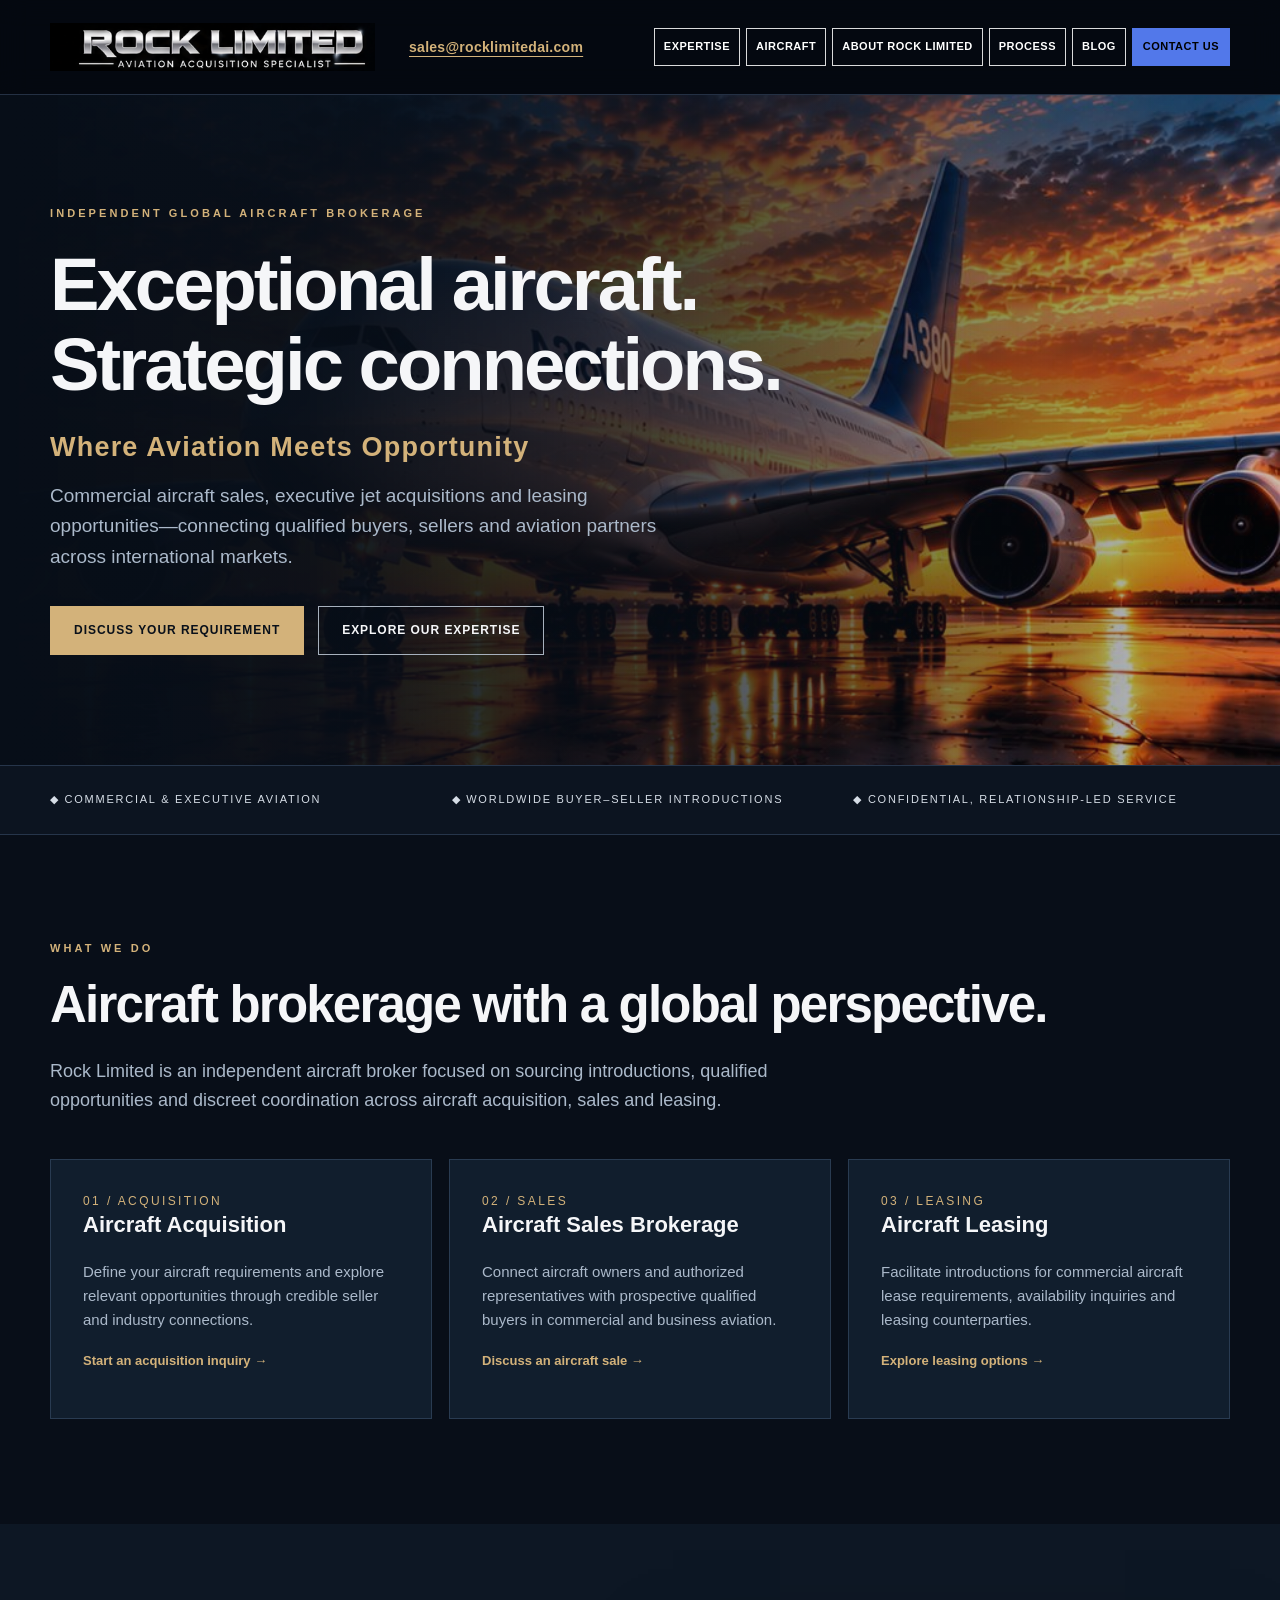
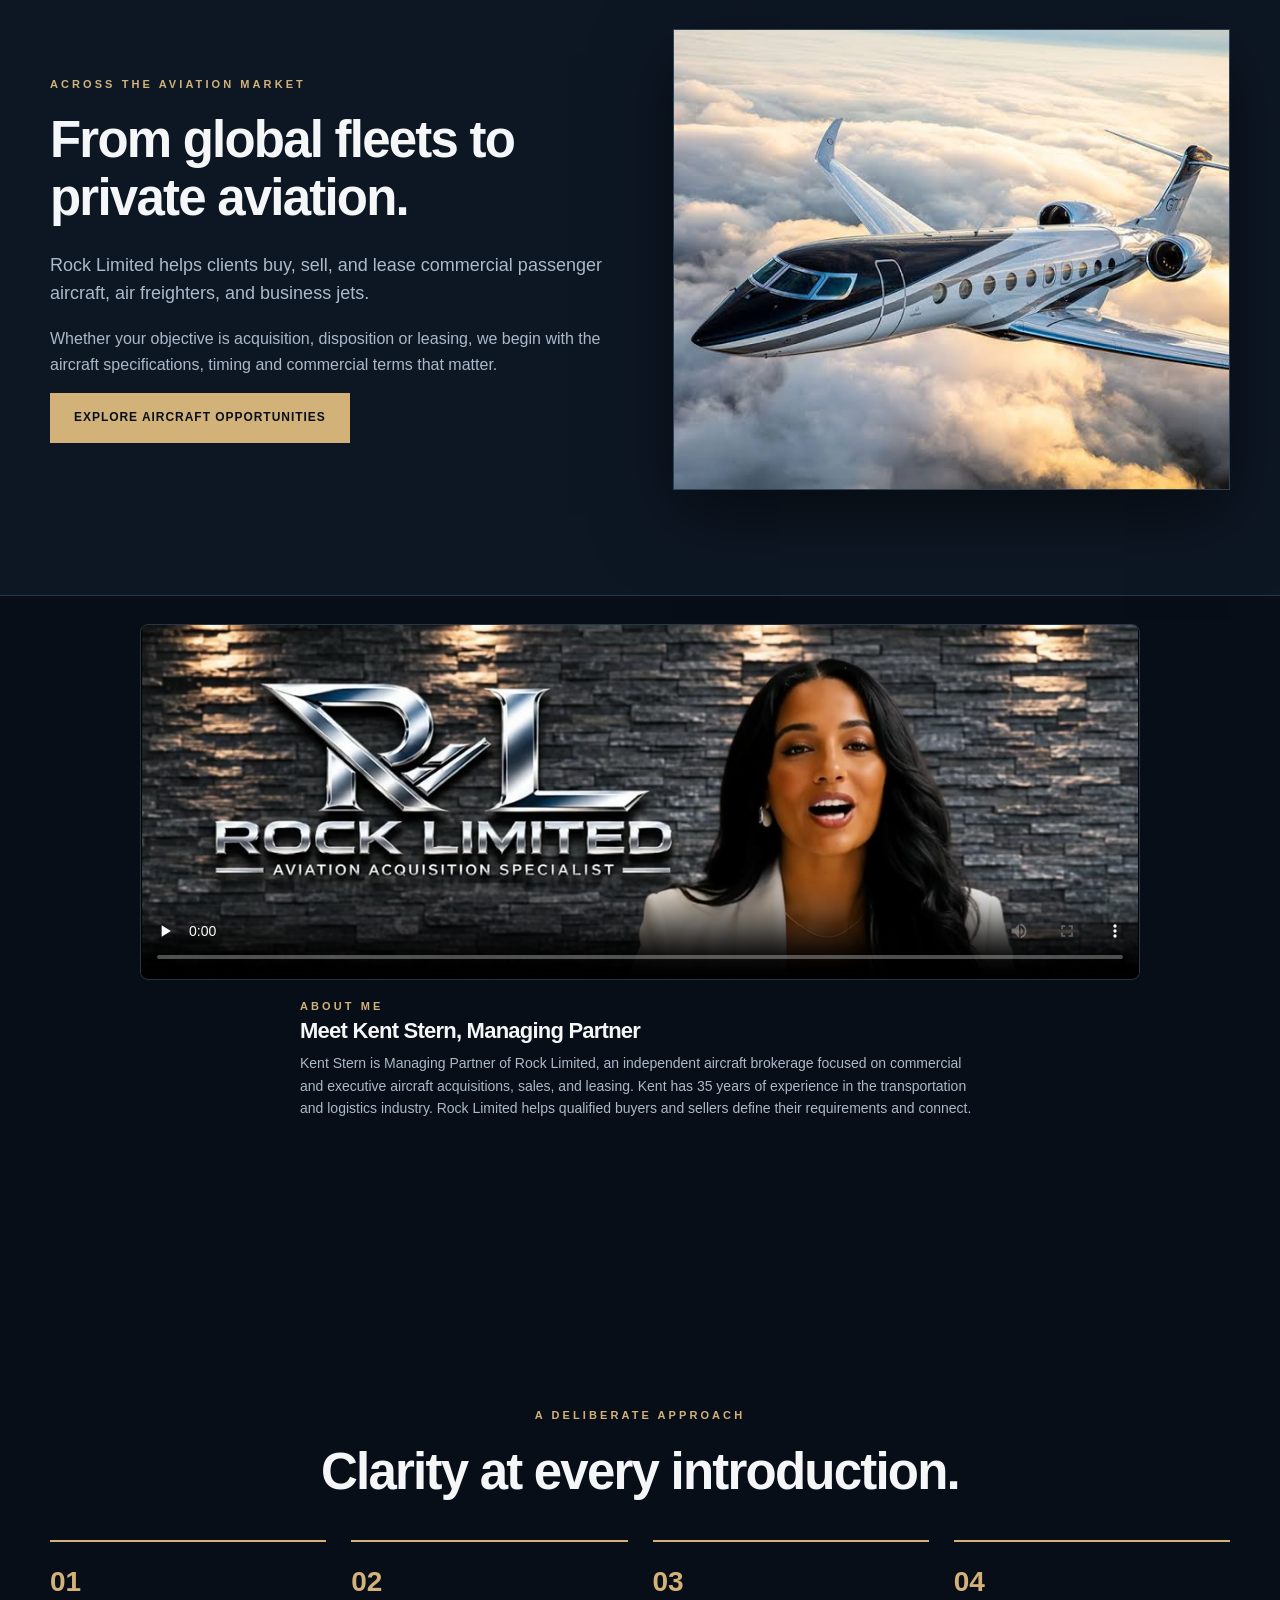
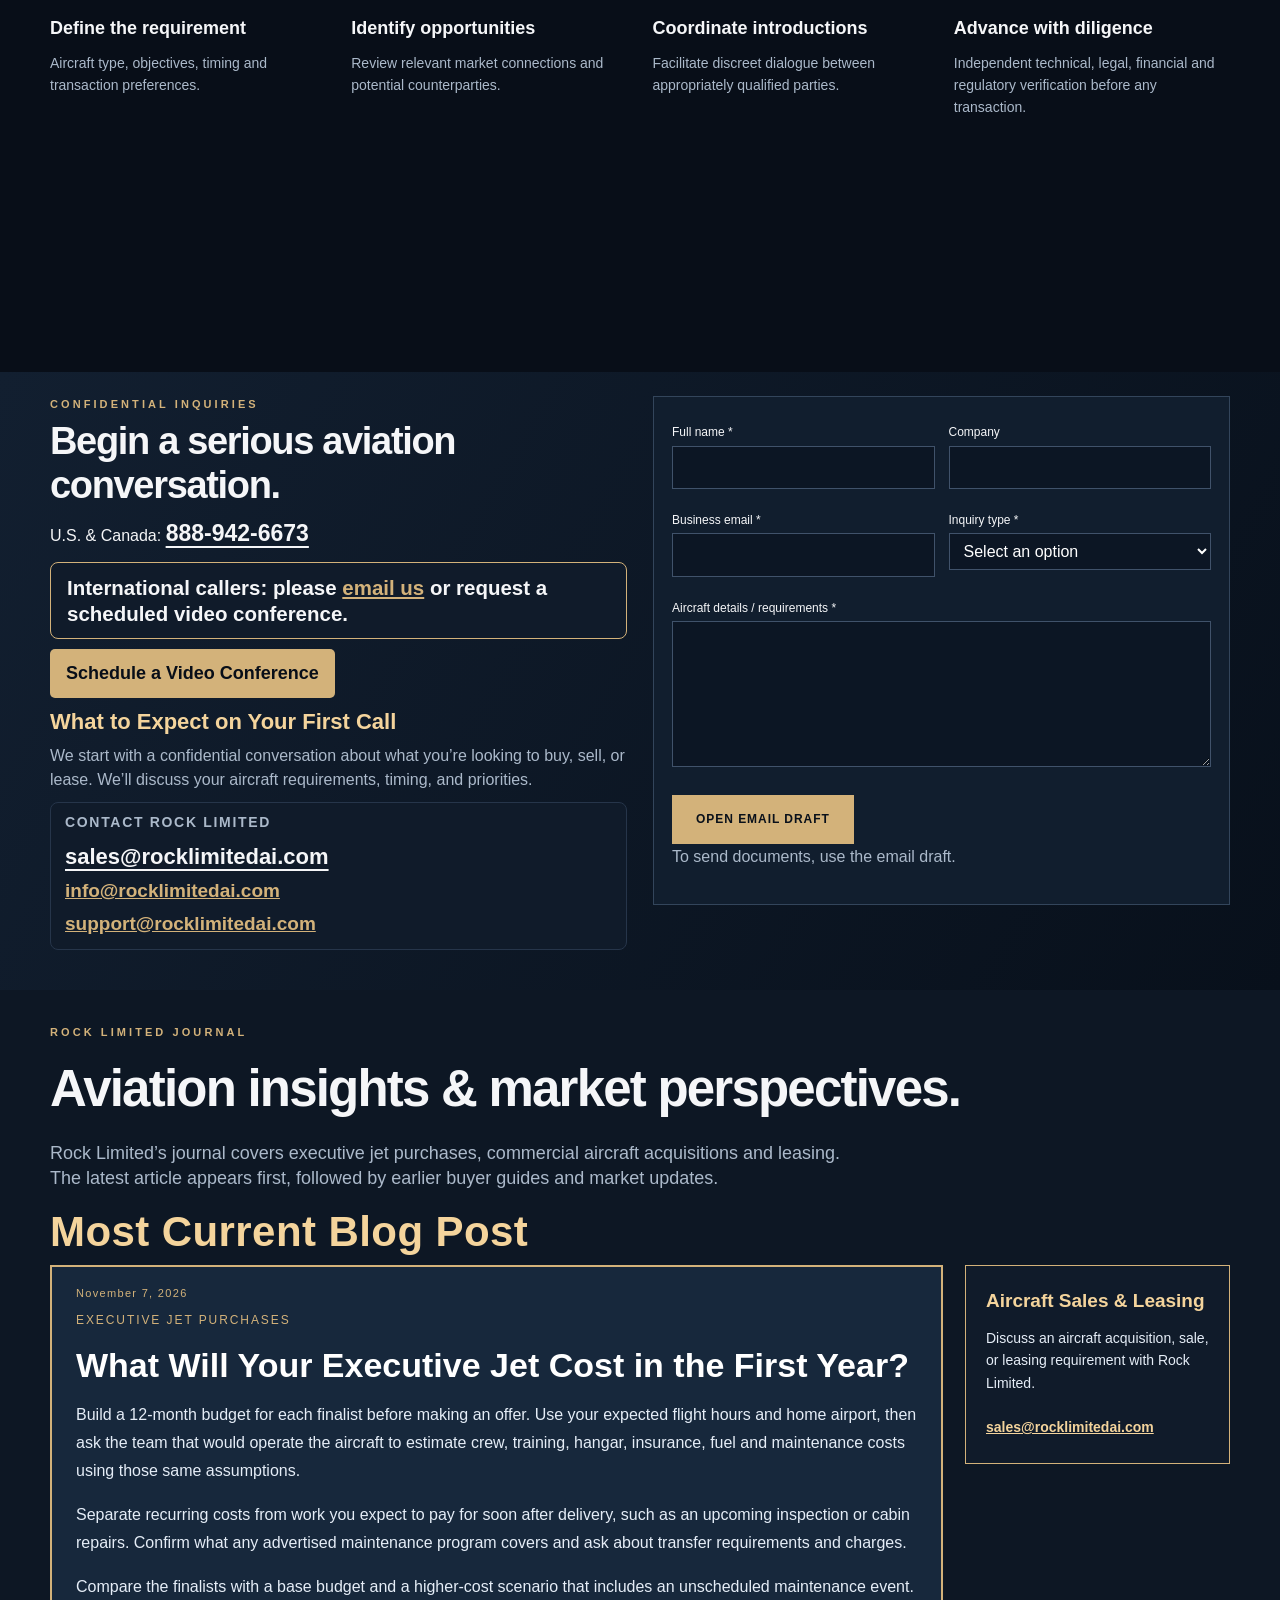
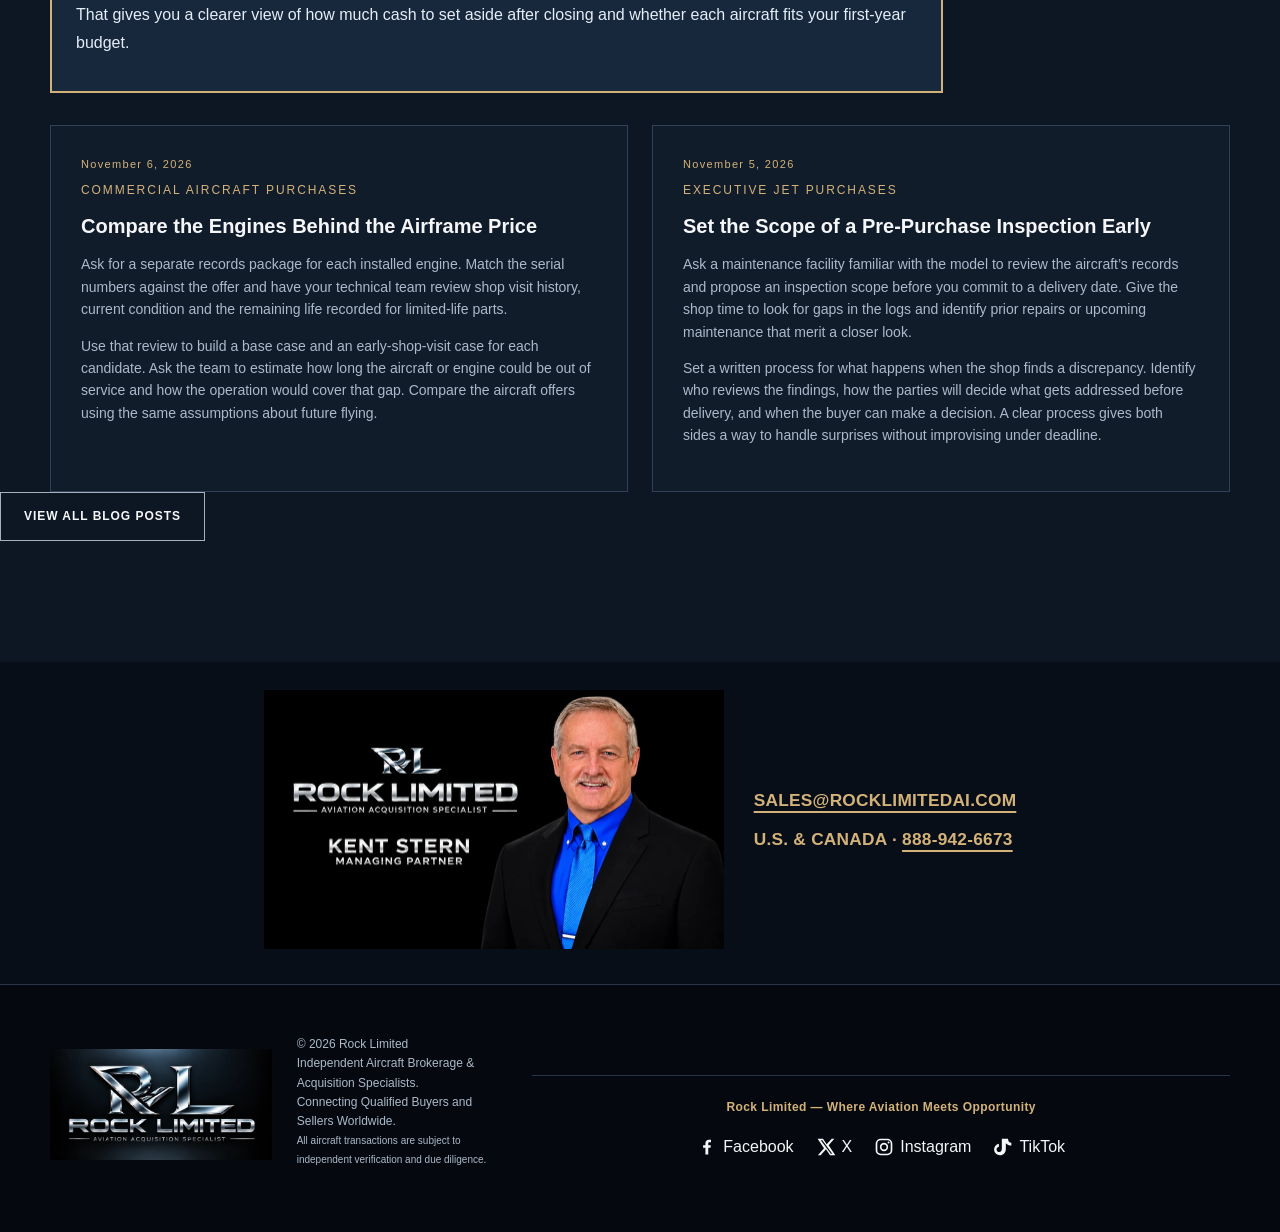
<file: index.html>
<!DOCTYPE html>

<html lang="en"><head><meta charset="utf-8"/><meta content="width=device-width,initial-scale=1" name="viewport"/>
<title>Rock Limited | Global Aircraft Brokerage, Sales &amp; Leasing</title>
<meta content="Rock Limited is an independent aircraft brokerage helping clients buy, sell, and lease commercial passenger aircraft, air freighters, and business jets." name="description"/>
<meta content="aircraft broker, aircraft brokerage, commercial aircraft for sale, aircraft leasing, commercial aircraft leasing, aircraft sales, aircraft acquisition, private jet for sale, business jets for sale, private jet broker, aircraft leasing broker, aircraft sales broker, international aircraft sales, global aircraft brokerage, used aircraft for sale, executive jet acquisition, corporate aircraft for sale, aircraft buyer representation, aircraft seller representation, aircraft remarketing, widebody aircraft for sale, narrowbody aircraft for sale, cargo aircraft for sale, freighter aircraft for sale, aircraft lease opportunities, aircraft sale and leaseback, airliner for sale, pre-owned private jets, business aviation brokerage, aircraft transaction advisory" name="keywords"/><meta content="index,follow,max-image-preview:large" name="robots"/><meta content="#080e18" name="theme-color"/>
<meta content="website" property="og:type"/><meta content="Rock Limited | Global Aircraft Brokerage" property="og:title"/><meta content="Rock Limited is an independent aircraft brokerage helping clients buy, sell, and lease commercial passenger aircraft, air freighters, and business jets." property="og:description"/><meta content="summary_large_image" name="twitter:card"/>
<style>
:root{--ink:#080e18;--panel:#101b2a;--line:#26354a;--white:#f5f6f8;--muted:#abb9ca;--gold:#d3b27a}*{box-sizing:border-box}html{scroll-behavior:smooth}body{margin:0;background:var(--ink);color:var(--white);font-family:Arial,Helvetica,sans-serif;line-height:1.6}a{color:inherit;text-decoration:none}button,input,select,textarea{font:inherit}.wrap{width:min(1180px,calc(100% - 44px));margin:auto}.top{position:sticky;top:0;z-index:20;background:rgba(5,9,16,.96);border-bottom:1px solid #243043;backdrop-filter:blur(14px)}.top .wrap{min-height:94px;display:flex;align-items:center;justify-content:space-between;gap:25px}.logo img{width:min(325px,42vw);height:auto;display:block}.nav{display:flex;align-items:center;gap:24px;font-size:12px;font-weight:700;letter-spacing:.08em;text-transform:uppercase}.nav a:hover{color:var(--gold)}.nav .cta{border:1px solid var(--gold);padding:12px 18px;color:var(--gold)}.hero{min-height:670px;display:flex;align-items:center;position:relative;background:linear-gradient(90deg,#070e18 0%,rgba(7,14,24,.97) 24%,rgba(7,14,24,.75) 52%,rgba(7,14,24,.2) 100%),url("assets/rock-image-4a993e60ec11.jpg") center/cover}.hero .wrap{padding:110px 0}.eyebrow{font-size:11px;letter-spacing:.28em;color:var(--gold);font-weight:800;text-transform:uppercase}h1,h2,h3,p{margin-top:0}h1{font-size:clamp(42px,5.8vw,77px);line-height:1.08;letter-spacing:-.04em;max-width:770px;margin:22px 0 25px}h2{font-size:clamp(32px,4vw,51px);line-height:1.13;letter-spacing:-.035em;margin:18px 0 24px}h3{font-size:22px;line-height:1.25}p{color:var(--muted)}.lead{font-size:19px;max-width:635px}.buttons{display:flex;flex-wrap:wrap;gap:14px;margin-top:34px}.btn{display:inline-block;background:var(--gold);color:#09101a;padding:14px 23px;font-weight:800;font-size:12px;letter-spacing:.08em;text-transform:uppercase;border:1px solid var(--gold);cursor:pointer}.btn.secondary{background:transparent;color:var(--white);border-color:#a7b1bd}.trust{border-block:1px solid var(--line);background:#0c1420}.trust .wrap{display:grid;grid-template-columns:repeat(3,1fr);gap:25px;padding:25px 0}.trust span{color:#d6dde6;font-size:11px;letter-spacing:.16em;text-transform:uppercase}.section{padding:105px 0}.section.alt{background:#0d1724}.intro{font-size:18px;max-width:810px}.grid{display:grid;grid-template-columns:repeat(3,1fr);gap:17px;margin-top:44px}.tile{border:1px solid #293b51;background:#111e2d;padding:32px;min-height:260px;transition:border-color .2s}.tile:hover{border-color:var(--gold)}.tile .n{color:var(--gold);font-size:12px;letter-spacing:.2em}.tile p{font-size:15px}.tile a{color:var(--gold);font-weight:700;font-size:13px}.split{display:grid;grid-template-columns:1fr 1fr;gap:65px;align-items:center}.photo{width:100%;min-height:410px;object-fit:cover;border:1px solid #314156;box-shadow:0 25px 70px #0008}.smallcaps{font-size:12px;letter-spacing:.16em;text-transform:uppercase;color:var(--gold)}.process{display:grid;grid-template-columns:repeat(4,1fr);gap:25px;margin-top:40px}.process article{border-top:2px solid var(--gold);padding-top:18px}.process strong{color:var(--gold);font-size:28px}.process h3{font-size:18px;margin:12px 0}.process p{font-size:14px}.blogcard{border:1px solid #314258;padding:30px;background:#111c2b}.bloggrid{display:grid;grid-template-columns:1fr 1fr;gap:24px;margin-top:32px}.blogcard time{font-size:11px;color:var(--gold);letter-spacing:.12em}.blogcard h3{margin:14px 0}.blogcard p{white-space:pre-wrap}.editor{margin-top:28px;padding:28px;border:1px solid #30435a;background:#0a1421}.editor label{display:block;margin:12px 0 6px;color:#d9e0e8;font-size:13px}.field{width:100%;padding:13px;border:1px solid #40526a;background:#0c1624;color:white;border-radius:0}.note{font-size:12px;color:#9aaabd}.contact{background:linear-gradient(120deg,#121f30,#08101b)}.formgrid{display:grid;grid-template-columns:1fr 1fr;gap:14px}.full{grid-column:1/-1}.contactform{padding:30px;background:#111e2e;border:1px solid #33455b}.contactform label{display:block;font-size:12px;margin:8px 0}.footer{padding:50px 0;background:#05090f;border-top:1px solid #29364a}.footer .wrap{display:flex;justify-content:space-between;align-items:center;gap:25px}.footer img{max-width:375px;width:100%;height:auto}.footer p{font-size:12px}.menu{display:none}.status{font-size:13px;color:var(--gold)}@media(max-width:850px){.nav{display:none;position:absolute;top:94px;left:0;right:0;background:#070e18;padding:24px;flex-direction:column;align-items:start}.nav.open{display:flex}.menu{display:block;background:none;border:1px solid #586b82;color:white;padding:9px 12px}.split,.grid,.bloggrid{grid-template-columns:1fr}.process{grid-template-columns:1fr 1fr}.hero{min-height:570px}.section{padding:75px 0}.trust .wrap{grid-template-columns:1fr;gap:9px}.footer .wrap{flex-direction:column;align-items:start}}@media(max-width:540px){.process,.formgrid{grid-template-columns:1fr}.hero .wrap{padding:80px 0}h1{font-size:44px}}@media(prefers-reduced-motion:reduce){html{scroll-behavior:auto}}
</style><style>.blogcard time{display:block;margin-bottom:8px}.blogcard .smallcaps{margin-bottom:8px}.blogcard h3{font-size:20px}.blogcard p{font-size:14px}.bloggrid{align-items:stretch}</style><style>html{scroll-behavior:smooth}#most-current-blog-post{scroll-margin-top:90px}#featured-market-report a:hover{filter:brightness(1.1)}</style><style>
.header-sales-email{color:#d3b27a;font-size:14px;font-weight:700;letter-spacing:.02em;white-space:nowrap;text-decoration:none}
.header-sales-email:hover,.header-sales-email:focus{text-decoration:underline}
@media(max-width:1100px){.top .wrap{flex-wrap:wrap;gap:10px 18px;padding:12px 0}.header-sales-email{order:3;width:100%;text-align:center}.nav{gap:12px;flex-wrap:wrap}}
</style><style>
@media(min-width:900px){
 .top .wrap{gap:34px}
 .nav{gap:clamp(12px,1.25vw,20px);margin-left:auto}
 .nav .insights-blog-link{line-height:1.2;text-align:center;white-space:nowrap}
 #contact{padding-top:30px;padding-bottom:38px;scroll-margin-top:94px}
 #contact .wrap.split{gap:26px}
 #contact h2{margin:4px 0 8px;font-size:clamp(25px,2.7vw,36px);line-height:1.15}
 #contact .intro{margin:6px 0 10px;font-size:14px;line-height:1.4}
 #contact .contactform{padding:18px}
 #contact .contactform label{margin-bottom:3px}
 #contact .contactform input,#contact .contactform select,#contact .contactform textarea{padding:8px 10px}
 #contact .contactform textarea{min-height:66px}
 #insights{scroll-margin-top:94px;padding-top:34px}
 #insights .intro{margin:8px 0 14px;line-height:1.4}
}
</style><style>
.featured-blog-layout{display:grid;grid-template-columns:minmax(0,1fr) 265px;gap:22px;align-items:start;margin-bottom:24px}
.featured-blog-layout #featured-market-report{margin-bottom:0!important;min-width:0}
.blog-sales-sidebar{border:1px solid #d3b27a;background:#101b2a;padding:23px 20px;overflow-wrap:anywhere}
.blog-sales-sidebar h3{font-size:19px;line-height:1.3;color:#f4d49c;margin:0 0 13px}
.blog-sales-sidebar p{font-size:14px;color:#e5edf7;line-height:1.6;margin:0 0 20px}
.blog-sales-sidebar a{color:#f4d49c;text-decoration:underline;font-size:14px;font-weight:700}
@media(max-width:760px){.featured-blog-layout{grid-template-columns:1fr}}
</style><style>
.rock-signature-tagline{font-size:clamp(18px,2.2vw,27px);font-weight:600;letter-spacing:.045em;color:#d3b27a;margin:13px 0 16px;line-height:1.3}
.rock-footer-social{width:100%;text-align:center;flex-basis:100%;border-top:1px solid #26354a;margin-top:18px;padding-top:22px}
.rock-footer-tagline{font-size:clamp(16px,1.8vw,21px);color:#d3b27a;letter-spacing:.035em;font-weight:600;margin:0 0 17px}
.rock-social-icons{display:flex;align-items:center;justify-content:center;gap:22px;flex-wrap:wrap}
.rock-social-placeholder{display:flex;flex-direction:column;align-items:center;justify-content:center;gap:5px;color:#d5dbe3;min-width:64px;font-size:12px;cursor:default;opacity:.85}
.rock-social-placeholder svg{width:26px;height:26px;fill:currentColor}
@media(max-width:640px){.rock-footer-social{padding-top:20px}.rock-signature-tagline{margin-top:12px}}
</style><style>
.kent-footer-row{max-width:850px;margin:auto;display:flex;align-items:center;justify-content:center;gap:30px}
.kent-footer-row>img{width:100%!important;max-width:460px!important;margin:0!important;flex:0 1 460px;min-width:0}
.kent-footer-contact-links{display:flex;flex-direction:column;align-items:flex-start;gap:15px;min-width:0;text-align:left}
.kent-footer-contact-links a{font-size:clamp(15px,1.35vw,18px);letter-spacing:.015em;font-weight:700;color:#d3b27a;text-decoration:none;overflow-wrap:anywhere;line-height:1.4}.kent-footer-contact-links a:first-child{text-decoration:underline;text-underline-offset:5px;text-decoration-thickness:2px}.kent-footer-contact-links .footer-phone-digits{text-decoration:underline;text-underline-offset:5px;text-decoration-thickness:2px}
.kent-footer-contact-links a:hover,.kent-footer-contact-links a:focus{text-decoration:underline;color:#f5d9a8}
@media(max-width:640px){.kent-footer-row{flex-direction:column;gap:15px}.kent-footer-row>img{flex:auto;max-width:min(460px,100%)!important}.kent-footer-contact-links{align-items:center;text-align:center;gap:9px}}
</style><style id="rock-header-preview-2026">
/* Header navigation preview: outlined white rectangular links */
.top .nav{gap:9px;flex-wrap:wrap;justify-content:flex-end}
.top .nav a{display:inline-flex;align-items:center;justify-content:center;text-align:center;min-height:42px;padding:8px 11px;border:1px solid rgba(255,255,255,.85);border-radius:0;color:#fff;line-height:1.25;text-decoration:none;transition:background .2s,border-color .2s}
.top .nav a:hover,.top .nav a:focus-visible{background:rgba(255,255,255,.13);border-color:#fff;color:#fff}
.top .nav a.cta{border-color:#4169e1;color:#fff}
.top .nav a.cta:hover,.top .nav a.cta:focus-visible{background:rgba(65,105,225,.22)}
.top .header-sales-email{color:#fff;font-weight:700;text-decoration:underline;text-underline-offset:3px}
@media(max-width:900px){.top .nav{gap:8px}.top .nav a{width:100%;justify-content:flex-start;min-height:44px}}
</style><style id="portrait-contact-links-review">
/* Contact links are visibly underlined before and after interaction. */
a.portrait-contact-link:link,a.portrait-contact-link:visited {text-decoration-line:underline!important;text-decoration-color:currentColor!important;}
a.portrait-contact-link:hover,a.portrait-contact-link:focus-visible {color:#d3b27a!important;text-decoration-thickness:3px!important;outline-offset:4px;}
a.header-sales-email:link,a.header-sales-email:visited {color:#d3b27a!important;text-decoration:underline!important;}
a.header-sales-email:hover,a.header-sales-email:focus-visible {color:#f2d8a8!important;}
</style><style id="rock-compact-nav-2026">.top .nav{gap:6px;font-size:11px;letter-spacing:.045em}.top .nav a{padding:7px 9px;min-height:38px}.top .nav a.cta{padding:7px 10px}@media(max-width:900px){.top .nav a{min-height:44px}}</style><style id="solid-blue-inquiries-review">
/* Solid royal-blue header inquiries button with black label. */
.top .nav a.cta,.top .nav a.cta:link,.top .nav a.cta:visited{background:#5278ea!important;border:1px solid #5278ea!important;color:#000!important;font-weight:800!important}
.top .nav a.cta:hover,.top .nav a.cta:focus-visible{background:#6385ed!important;border-color:#6385ed!important;color:#000!important}
</style><style id="rock-attachment-actions">.inquiry-actions [hidden]{display:none}.inquiry-actions .btn{cursor:pointer}#inquiry-verification{margin-top:12px;max-width:100%}.about-profile{max-width:680px;text-align:left;margin:18px auto 0;font-size:14px}.about-profile h2{font-size:clamp(18px,2vw,22px);margin:4px 0 8px}.about-profile p:last-child{margin-bottom:0}@media(max-width:760px){#about-rock-limited{min-height:0!important;padding:36px 0 48px!important}}.inquiry-actions{display:flex;gap:14px;flex-wrap:wrap;margin-top:20px}.inquiry-actions .btn{min-width:144px;text-align:center}.inquiry-actions .btn:focus-visible{outline:3px solid #fff;outline-offset:3px}</style><link href="https://rocklimitedai.com/" rel="canonical"/><meta content="https://rocklimitedai.com/" property="og:url"/><meta content="Rock Limited" property="og:site_name"/><meta content="https://rocklimitedai.com/assets/rock-social-preview.jpg" property="og:image"/><meta content="Rock Limited — Aviation Acquisition Specialist" property="og:image:alt"/><meta content="Rock Limited | Global Aircraft Brokerage &amp; Acquisition" name="twitter:title"/><meta content="Rock Limited is an independent aircraft brokerage helping clients buy, sell, and lease commercial passenger aircraft, air freighters, and business jets." name="twitter:description"/><meta content="https://rocklimitedai.com/assets/rock-social-preview.jpg" name="twitter:image"/><meta content="strict-origin-when-cross-origin" name="referrer"/><script type="application/ld+json">{"@context":"https://schema.org","@type":"Organization","@id":"https://rocklimitedai.com/#organization","name":"Rock Limited","url":"https://rocklimitedai.com/","email":"sales@rocklimitedai.com","telephone":"+1-888-942-6673","description":"Independent aircraft brokerage and acquisition introductions connecting qualified buyers and sellers worldwide.","sameAs":["https://www.facebook.com/profile.php?id=61595980054066","https://x.com/rocklimitedai","https://www.instagram.com/limited.rock/","https://www.tiktok.com/@rocklimited3"],"knowsAbout":["commercial aircraft brokerage","aircraft acquisition","aircraft sales brokerage","aircraft leasing introductions","executive jet brokerage","private jet acquisition","aircraft buyer representation","aircraft seller introductions"]}</script><script type="application/ld+json">{"@context":"https://schema.org","@type":"WebSite","@id":"https://rocklimitedai.com/#website","url":"https://rocklimitedai.com/","name":"Rock Limited","publisher":{"@id":"https://rocklimitedai.com/#organization"},"inLanguage":"en"}</script><style>
.rock-social-icons a.rock-social-link{display:inline-flex;align-items:center;justify-content:center;gap:6px;color:inherit;text-decoration:none;cursor:pointer;transition:color .2s,transform .2s;}
.rock-social-icons a.rock-social-link:hover,.rock-social-icons a.rock-social-link:focus-visible{color:#d4af37;transform:translateY(-2px);text-decoration:underline;}
.rock-social-icons a.rock-social-link svg{width:20px;height:20px;fill:currentColor;}
</style><style>
#process{
  box-sizing:border-box;
  min-height:calc(100svh - var(--process-header-height, 94px));
  scroll-margin-top:var(--process-header-height, 94px);
  display:grid;
  align-items:center;
  padding-block:clamp(24px, 5vh, 64px);
}
#process .eyebrow,#process h2{text-align:center}
@media(max-width:600px){
  #process .process{grid-template-columns:repeat(2,minmax(0,1fr));gap:16px;margin-top:24px}
  #process .process article{padding-top:10px}
  #process .process h3{margin:6px 0}
  #process .process p{margin:0}
}
</style></head><body>
<header class="top"><div class="wrap"><a aria-label="Rock Limited home" class="logo" href="#home"><img alt="Rock Limited Aviation Acquisition Specialist" decoding="async" src="assets/rock-image-09559684b4c4.png"/></a><a class="header-sales-email" href="mailto:sales@rocklimitedai.com" style="color:#d3b27a!important;font-weight:700;text-decoration:underline;text-underline-offset:4px;text-decoration-thickness:2px">sales@rocklimitedai.com</a><button aria-expanded="false" aria-label="Toggle navigation" class="menu" id="menu">MENU ☰</button><nav class="nav" id="nav"><a href="#services">Expertise</a><a href="#aircraft">Aircraft</a><a href="#about-rock-limited">About Rock Limited</a><a href="#process">Process</a><a class="insights-blog-link" href="#insights">Blog</a><a class="cta" href="#contact">Contact Us</a></nav></div></header>
<main><section class="hero" id="home"><div class="wrap"><div class="eyebrow">Independent global aircraft brokerage</div><h1>Exceptional aircraft.<br/>Strategic connections.</h1><p class="rock-signature-tagline">Where Aviation Meets Opportunity</p><p class="lead">Commercial aircraft sales, executive jet acquisitions and leasing opportunities—connecting qualified buyers, sellers and aviation partners across international markets.</p><div class="buttons"><a class="btn" href="#contact">Discuss Your Requirement</a><a class="btn secondary" href="#services">Explore Our Expertise</a></div></div></section>
<div class="trust"><div class="wrap"><span>◆ Commercial &amp; executive aviation</span><span>◆ Worldwide buyer–seller introductions</span><span>◆ Confidential, relationship-led service</span></div></div>
<section class="section" id="services"><div class="wrap"><div class="eyebrow">What we do</div><h2>Aircraft brokerage with a global perspective.</h2><p class="intro">Rock Limited is an independent aircraft broker focused on sourcing introductions, qualified opportunities and discreet coordination across aircraft acquisition, sales and leasing.</p><div class="grid"><article class="tile"><div class="n">01 / ACQUISITION</div><h3>Aircraft Acquisition</h3><p>Define your aircraft requirements and explore relevant opportunities through credible seller and industry connections.</p><a href="#contact">Start an acquisition inquiry →</a></article><article class="tile"><div class="n">02 / SALES</div><h3>Aircraft Sales Brokerage</h3><p>Connect aircraft owners and authorized representatives with prospective qualified buyers in commercial and business aviation.</p><a href="#contact">Discuss an aircraft sale →</a></article><article class="tile"><div class="n">03 / LEASING</div><h3>Aircraft Leasing</h3><p>Facilitate introductions for commercial aircraft lease requirements, availability inquiries and leasing counterparties.</p><a href="#contact">Explore leasing options →</a></article></div></div></section>
<section class="section alt" id="aircraft"><div class="wrap split"><div><div class="eyebrow">Across the aviation market</div><h2>From global fleets to private aviation.</h2><p class="intro">Rock Limited helps clients buy, sell, and lease commercial passenger aircraft, air freighters, and business jets.</p><p>Whether your objective is acquisition, disposition or leasing, we begin with the aircraft specifications, timing and commercial terms that matter.</p><a class="btn" href="#contact">Explore Aircraft Opportunities</a></div><img alt="Commercial and executive aviation aircraft image" class="photo" decoding="async" loading="lazy" src="assets/rock-image-4e67a58abff3.png"/></div></section>
<section id="about-rock-limited" style="padding:28px 0 48px;border-top:1px solid #26354a;scroll-margin-top:94px"><div class="wrap" style="width:min(1100px,calc(100% - 44px));max-width:1100px;text-align:center;margin:auto">
<video aria-label="Kimberly introduces Rock Limited" controls="" playsinline="" preload="none" poster="assets/master-kim-intro-0bfa3da21869.jpg" width="1920" height="684" style="display:block;width:100%;max-width:1000px;max-height:calc(100svh - 250px);height:auto;aspect-ratio:160/57;object-fit:contain;margin:auto;border:1px solid #26354a;border-radius:8px;background:#000"><source src="assets/master-kim-intro-c6a4a59a91e5.mp4" type="video/mp4"/><track kind="captions" src="assets/kim-introduction-en.vtt" srclang="en" label="English"/>Your browser does not support HTML5 video.</video>
<div class="about-profile"><div class="eyebrow">About Me</div><h2>Meet Kent Stern, Managing Partner</h2><p>Kent Stern is Managing Partner of Rock Limited, an independent aircraft brokerage focused on commercial and executive aircraft acquisitions, sales, and leasing. Kent has 35 years of experience in the transportation and logistics industry. Rock Limited helps qualified buyers and sellers define their requirements and connect.</p></div>
</div></section><section class="section" id="process"><div class="wrap"><div class="eyebrow">A deliberate approach</div><h2>Clarity at every introduction.</h2><div class="process"><article><strong>01</strong><h3>Define the requirement</h3><p>Aircraft type, objectives, timing and transaction preferences.</p></article><article><strong>02</strong><h3>Identify opportunities</h3><p>Review relevant market connections and potential counterparties.</p></article><article><strong>03</strong><h3>Coordinate introductions</h3><p>Facilitate discreet dialogue between appropriately qualified parties.</p></article><article><strong>04</strong><h3>Advance with diligence</h3><p>Independent technical, legal, financial and regulatory verification before any transaction.</p></article></div></div></section>
<section class="section contact" id="contact" style="padding:clamp(14px,2vw,24px) 0 32px"><div class="wrap split" style="align-items:start"><div><div class="eyebrow">Confidential inquiries</div><h2 style="font-size:clamp(26px,3vw,38px);margin:6px 0 8px">Begin a serious aviation conversation.</h2><div style="margin:8px 0 4px;overflow-wrap:anywhere">U.S. &amp; Canada: <a class="portrait-contact-link" href="tel:+18889426673" style="color:#f5f6f8;font-size:clamp(18px,1.9vw,23px)!important;font-weight:700;text-decoration:underline!important;text-underline-offset:5px;text-decoration-thickness:2px">888-942-6673</a></div><p class="international-contact-note" style="font-size:clamp(17px,1.6vw,21px);line-height:1.25;color:#f5f6f8;font-weight:700;margin:10px 0 0;padding:12px 16px;border:1px solid #d3b27a;background:#101b2a;border-radius:8px">International callers: please <a href="mailto:sales@rocklimitedai.com" style="color:#d3b27a;text-decoration:underline;font-weight:800">email us</a> or request a scheduled video conference.</p><p style="margin:10px 0 0"><a href="mailto:sales@rocklimitedai.com?subject=Video%20Conference%20Request" style="display:inline-block;background:#d3b27a;color:#080e18;padding:10px 16px;border-radius:5px;font-size:18px;font-weight:800;text-decoration:none">Schedule a Video Conference</a></p><section aria-labelledby="first-call-heading" style="margin:10px 0"><h3 id="first-call-heading" style="margin:0 0 8px;color:#f4d49c">What to Expect on Your First Call</h3><p style="margin:0;line-height:1.5">We start with a confidential conversation about what you’re looking to buy, sell, or lease. We’ll discuss your aircraft requirements, timing, and priorities.</p></section><div class="contact-details" style="margin:8px 0;padding:8px 14px;background:#101b2a;border:1px solid #26354a;border-radius:8px"><div style="font-size:14px;text-transform:uppercase;letter-spacing:.12em;color:#abb9ca;font-weight:700;margin-bottom:6px">Contact Rock Limited</div><div style="margin:2px 0;overflow-wrap:anywhere"><a class="portrait-contact-link" href="mailto:sales@rocklimitedai.com" style="color:#f5f6f8;font-size:clamp(18px,1.8vw,22px)!important;font-weight:700;text-decoration:underline!important;text-underline-offset:5px;text-decoration-thickness:2px">sales@rocklimitedai.com</a></div><div style="margin:2px 0;overflow-wrap:anywhere"><a href="mailto:info@rocklimitedai.com" style="color:#d3b27a;font-size:clamp(16px,1.6vw,19px);font-weight:700;text-decoration:underline">info@rocklimitedai.com</a></div><div style="margin:2px 0;overflow-wrap:anywhere"><a href="mailto:support@rocklimitedai.com" style="color:#d3b27a;font-size:clamp(16px,1.6vw,19px);font-weight:700;text-decoration:underline">support@rocklimitedai.com</a></div></div></div><form class="contactform" id="inquiry"><div class="formgrid"><div><label for="name">Full name *</label><input class="field" id="name" autocomplete="name" maxlength="120" required=""/></div><div><label for="company">Company</label><input class="field" id="company" autocomplete="organization" maxlength="150"/></div><div><label for="email">Business email *</label><input class="field" id="email" autocomplete="email" maxlength="254" required="" type="email"/></div><div><label for="purpose">Inquiry type *</label><select class="field" id="purpose" required=""><option value="">Select an option</option><option>Aircraft acquisition</option><option>Aircraft for sale</option><option>Aircraft leasing</option><option>Business jet brokerage</option><option>Other aviation inquiry</option></select></div><div class="full"><label for="message">Aircraft details / requirements *</label><textarea class="field" id="message" maxlength="4000" required="" rows="5"></textarea></div></div><div id="inquiry-verification"></div><p class="status" id="contact-status" role="status"></p><div class="inquiry-actions"><button class="btn" id="send-inquiry" type="submit" hidden>Send Inquiry</button><a class="btn" id="open-email-draft" href="mailto:sales@rocklimitedai.com">Open Email Draft</a></div><p>To send documents, use the email draft.</p></form></div></section><section class="section alt" id="insights"><div class="wrap"><div class="eyebrow">Rock Limited journal</div><h2>Aviation insights &amp; market perspectives.</h2><p class="intro">Rock Limited’s journal covers executive jet purchases, commercial aircraft acquisitions and leasing. The latest article appears first, followed by earlier buyer guides and market updates.</p><h2 id="most-current-blog-post" style="font-size:clamp(27px,4vw,42px);color:#f4d49c;margin:32px 0 18px;font-weight:800;letter-spacing:.01em;margin:16px 0 10px">Most Current Blog Post</h2><div class="featured-blog-layout"><article class="blogcard" id="featured-market-report" style="border:2px solid #d3b27a;background:#17283c;padding:clamp(20px,4vw,36px);margin:0 0 32px;max-width:100%;padding:18px 24px;margin-bottom:24px">
<time datetime="2026-11-07">November 7, 2026</time>
<div class="smallcaps">Executive jet purchases</div>
<h3 style="font-size:clamp(23px,3vw,34px);line-height:1.2;margin:15px 0;color:#fff">What Will Your Executive Jet Cost in the First Year?</h3>
<p style="font-size:16px;line-height:1.75;color:#e5edf7">Build a 12-month budget for each finalist before making an offer. Use your expected flight hours and home airport, then ask the team that would operate the aircraft to estimate crew, training, hangar, insurance, fuel and maintenance costs using those same assumptions.</p>
<p style="font-size:16px;line-height:1.75;color:#e5edf7">Separate recurring costs from work you expect to pay for soon after delivery, such as an upcoming inspection or cabin repairs. Confirm what any advertised maintenance program covers and ask about transfer requirements and charges.</p>
<p style="font-size:16px;line-height:1.75;color:#e5edf7">Compare the finalists with a base budget and a higher-cost scenario that includes an unscheduled maintenance event. That gives you a clearer view of how much cash to set aside after closing and whether each aircraft fits your first-year budget.</p>
</article><aside aria-label="Contact Rock Limited sales" class="blog-sales-sidebar"><h3>Aircraft Sales &amp; Leasing</h3><p>Discuss an aircraft acquisition, sale, or leasing requirement with Rock Limited.</p><a href="mailto:sales@rocklimitedai.com?subject=Rock%20Limited%20Aviation%20Inquiry">sales@rocklimitedai.com</a></aside></div><div class="bloggrid" id="posts">
<article class="blogcard" id="acquisition-2026-11-06">
<time datetime="2026-11-06">November 6, 2026</time>
<div class="smallcaps">Commercial aircraft purchases</div>
<h3>Compare the Engines Behind the Airframe Price</h3>
<p>Ask for a separate records package for each installed engine. Match the serial numbers against the offer and have your technical team review shop visit history, current condition and the remaining life recorded for limited-life parts.</p>
<p>Use that review to build a base case and an early-shop-visit case for each candidate. Ask the team to estimate how long the aircraft or engine could be out of service and how the operation would cover that gap. Compare the aircraft offers using the same assumptions about future flying.</p>
</article>
<article class="blogcard" id="acquisition-2026-11-05">
<time datetime="2026-11-05">November 5, 2026</time>
<div class="smallcaps">Executive jet purchases</div>
<h3>Set the Scope of a Pre-Purchase Inspection Early</h3>
<p>Ask a maintenance facility familiar with the model to review the aircraft’s records and propose an inspection scope before you commit to a delivery date. Give the shop time to look for gaps in the logs and identify prior repairs or upcoming maintenance that merit a closer look.</p>
<p>Set a written process for what happens when the shop finds a discrepancy. Identify who reviews the findings, how the parties will decide what gets addressed before delivery, and when the buyer can make a decision. A clear process gives both sides a way to handle surprises without improvising under deadline.</p>
</article>

</div></div><p><a class="btn secondary" href="blog/archive.html">View All Blog Posts</a></p></section></main>
<section class="kent-footer-contact" style="padding:28px 20px 35px;text-align:center"><div class="kent-footer-row"><img alt="Kent Stern, Managing Partner — Rock Limited" loading="lazy" src="assets/rock-footer-9082dc98d486.webp" width="920" height="519" style="display:block;width:100%;max-width:460px;height:auto;margin:0 auto"/><div class="kent-footer-contact-links"><a href="mailto:sales@rocklimitedai.com">SALES@ROCKLIMITEDAI.COM</a><a href="tel:+18889426673">U.S. &amp; CANADA · <span class="footer-phone-digits">888-942-6673</span></a></div></div></section><footer class="footer"><div class="wrap"><div><img alt="Rock Limited chrome RL aviation logo" decoding="async" loading="lazy" src="assets/rock-footer-1f1e86e14660.webp" width="640" height="320"/></div><div><p>© <span id="year"></span> Rock Limited<br/>Independent Aircraft Brokerage &amp; Acquisition Specialists.<br/>Connecting Qualified Buyers and Sellers Worldwide.<br/><small>All aircraft transactions are subject to independent verification and due diligence.</small></p></div><div class="rock-footer-social"><p class="rock-footer-tagline">Rock Limited — Where Aviation Meets Opportunity</p><div aria-label="Rock Limited official social media profiles" class="rock-social-icons"><a aria-label="Visit Rock Limited on Facebook" class="rock-social-link" href="https://www.facebook.com/profile.php?id=61595980054066" rel="noopener noreferrer" target="_blank" title="Rock Limited on Facebook"><svg aria-hidden="true" viewBox="0 0 24 24"><path d="M13.5 21v-8h2.7l.4-3.2h-3.1V7.7c0-.9.3-1.5 1.6-1.5h1.7V3.3c-.3 0-1.3-.1-2.5-.1-2.5 0-4.2 1.5-4.2 4.3v2.3H7.3V13h2.8v8h3.4Z"></path></svg><span>Facebook</span></a><a aria-label="Visit Rock Limited on X" class="rock-social-link" href="https://x.com/rocklimitedai" rel="noopener noreferrer" target="_blank" title="Rock Limited on X"><svg aria-hidden="true" viewbox="0 0 24 24"><path d="M18.9 2H22l-6.8 7.8L23.2 22h-6.3L12 14.6 5.5 22H2.3l7.3-8.5L1.9 2h6.5l4.4 6.7L18.9 2Zm-1.1 18h1.7L7.5 3.9H5.7L17.8 20Z"></path></svg><span>X</span></a><a aria-label="Visit Rock Limited on Instagram" class="rock-social-link" href="https://www.instagram.com/limited.rock/" rel="noopener noreferrer" target="_blank" title="Rock Limited on Instagram"><svg aria-hidden="true" viewbox="0 0 24 24"><rect fill="none" height="18" rx="5" stroke="currentColor" stroke-width="2" width="18" x="3" y="3"></rect><circle cx="12" cy="12" fill="none" r="4" stroke="currentColor" stroke-width="2"></circle><circle cx="17.5" cy="6.7" r="1.2"></circle></svg><span>Instagram</span></a><a aria-label="Visit Rock Limited on TikTok" class="rock-social-link" href="https://www.tiktok.com/@rocklimited3" rel="noopener noreferrer" target="_blank" title="Rock Limited on TikTok"><svg aria-hidden="true" viewbox="0 0 24 24"><path d="M15 2h3c.2 3.1 1.6 4.7 4 5v3.2c-2.7 0-4.8-1-6.6-2.8v7.1c0 4.4-2.8 7.5-7 7.5a7 7 0 0 1-1.3-13.9v3.5c-1.9.5-2.8 1.7-2.8 3.4 0 1.8 1.3 3.1 3 3.1 2.1 0 3.3-1.5 3.3-3.9V2H15Z"></path></svg><span>TikTok</span></a></div></div></div></footer>
<script>
document.getElementById('year').textContent=new Date().getFullYear();
const menu=document.getElementById('menu'),nav=document.getElementById('nav');menu.onclick=()=>{nav.classList.toggle('open');menu.setAttribute('aria-expanded',String(nav.classList.contains('open')))};nav.querySelectorAll('a').forEach(a=>a.onclick=()=>{nav.classList.remove('open');menu.setAttribute('aria-expanded','false');updateProcessHeaderHeight()});
const header = document.querySelector('.top');
const processSection = document.getElementById('process');

function updateProcessHeaderHeight() {
  processSection.style.setProperty('--process-header-height', header.offsetHeight+'px');
}
updateProcessHeaderHeight();
new ResizeObserver(updateProcessHeaderHeight).observe(header);

const inquiry = document.getElementById('inquiry');
const sendButton = document.getElementById('send-inquiry');
const status = document.getElementById('contact-status');
const emailLink = document.getElementById('open-email-draft');
const fieldNames = ['name', 'company', 'email', 'purpose', 'message'];
const attachmentNote = 'To attach documents, photographs, or aircraft specifications, please click the paperclip icon in your email window before sending. 📎';
let widget;
let token = '';
let attempt;

function updateEmailLink() {
  const value = id => document.getElementById(id).value;
  const body = ['Full name: '+value('name'), 'Company: '+value('company'), 'Business email: '+value('email'), 'Inquiry type: '+value('purpose'), attachmentNote, '', value('message')].join('\n').replace(/\r?\n/g, '\r\n');
  emailLink.href = 'mailto:sales@rocklimitedai.com?subject='+encodeURIComponent('Rock Limited aviation inquiry — '+value('purpose'))+'&body='+encodeURIComponent(body);
}
inquiry.addEventListener('input', updateEmailLink);
emailLink.addEventListener('click', updateEmailLink);
updateEmailLink();

async function enableDirectInquiry() {
  if (location.protocol !== 'https:') return;
  try {
    const response = await fetch('/api/inquiry', { signal: AbortSignal.timeout(5000) });
    if (!response.ok) return;
    const { siteKey } = await response.json();
    if (!siteKey) return;
    const script = document.createElement('script');
    script.src = 'https://challenges.cloudflare.com/turnstile/v0/api.js?render=explicit';
    script.onload = () => {
      widget = window.turnstile.render('#inquiry-verification', {
        sitekey: siteKey,
        action: 'inquiry',
        callback: value => { token = value; sendButton.hidden = false; },
        'expired-callback': () => { token = ''; sendButton.hidden = true; },
        'error-callback': () => { token = ''; sendButton.hidden = true; },
      });
    };
    document.head.append(script);
  } catch {
    // The email draft remains available.
  }
}
let enablingInquiry = false;
inquiry.addEventListener('focusin', () => {
  if (enablingInquiry) return;
  enablingInquiry = true;
  enableDirectInquiry();
});

inquiry.addEventListener('submit', async event => {
  event.preventDefault();
  if (!token || sendButton.disabled) return;
  attempt ??= crypto.randomUUID();
  sendButton.disabled = true;
  status.textContent = 'Submitting your inquiry…';
  const fields = Object.fromEntries(fieldNames.map(id => [id, document.getElementById(id).value]));
  try {
    const response = await fetch('/api/inquiry', {
      method: 'POST',
      headers: { 'Content-Type': 'application/json' },
      body: JSON.stringify({ ...fields, token, attempt }),
      signal: AbortSignal.timeout(15000),
    });
    if (!response.ok || !(await response.json()).accepted) throw new Error('Submission not confirmed');
    status.textContent = 'Your inquiry was submitted to Rock Limited.';
    inquiry.reset();
    updateEmailLink();
    attempt = undefined;
  } catch {
    status.textContent = 'We could not confirm submission. You can retry or open an email draft below.';
  } finally {
    token = '';
    sendButton.hidden = true;
    sendButton.disabled = false;
    window.turnstile.reset(widget);
  }
});
</script>
<script>
(function () {
  const video = document.querySelector('#about-rock-limited video');
  const about = document.getElementById('about-rock-limited');
  const links = document.querySelectorAll('a[href="#about-rock-limited"]');
  if (!video || !about || !links.length) return;
  video.removeAttribute('autoplay');
  video.autoplay = false;
  video.muted = false;
  video.controls = true;
  const fallback = document.createElement('button');
  fallback.type = 'button';
  fallback.textContent = "Play Kimberly's introduction";
  fallback.style.cssText = 'display:none;margin:16px auto;padding:12px 22px;background:#d3b27a;color:#080e18;border:0;border-radius:5px;cursor:pointer;font-weight:700';
  video.insertAdjacentElement('afterend', fallback);
  function startVideo() {
    fallback.style.display = 'none';
    video.muted = false;
    if (video.ended) video.currentTime = 0;
    const attempt = video.play();
    if (attempt && typeof attempt.catch === 'function') {
      attempt.catch(function () { fallback.style.display = 'block'; });
    }
  }
  links.forEach(function (link) {
    link.addEventListener('click', function () {
      video.currentTime = 0;
      startVideo(); // called directly from the visitor's click to allow sound
    });
  });
  fallback.addEventListener('click', startVideo);
  document.querySelectorAll('a[href^="#"]').forEach(function (link) {
    if (link.getAttribute('href') === '#about-rock-limited') return;
    link.addEventListener('click', function () {
      video.pause();
      fallback.style.display = 'none';
    });
  });
})();
</script>
</body></html>
</file>
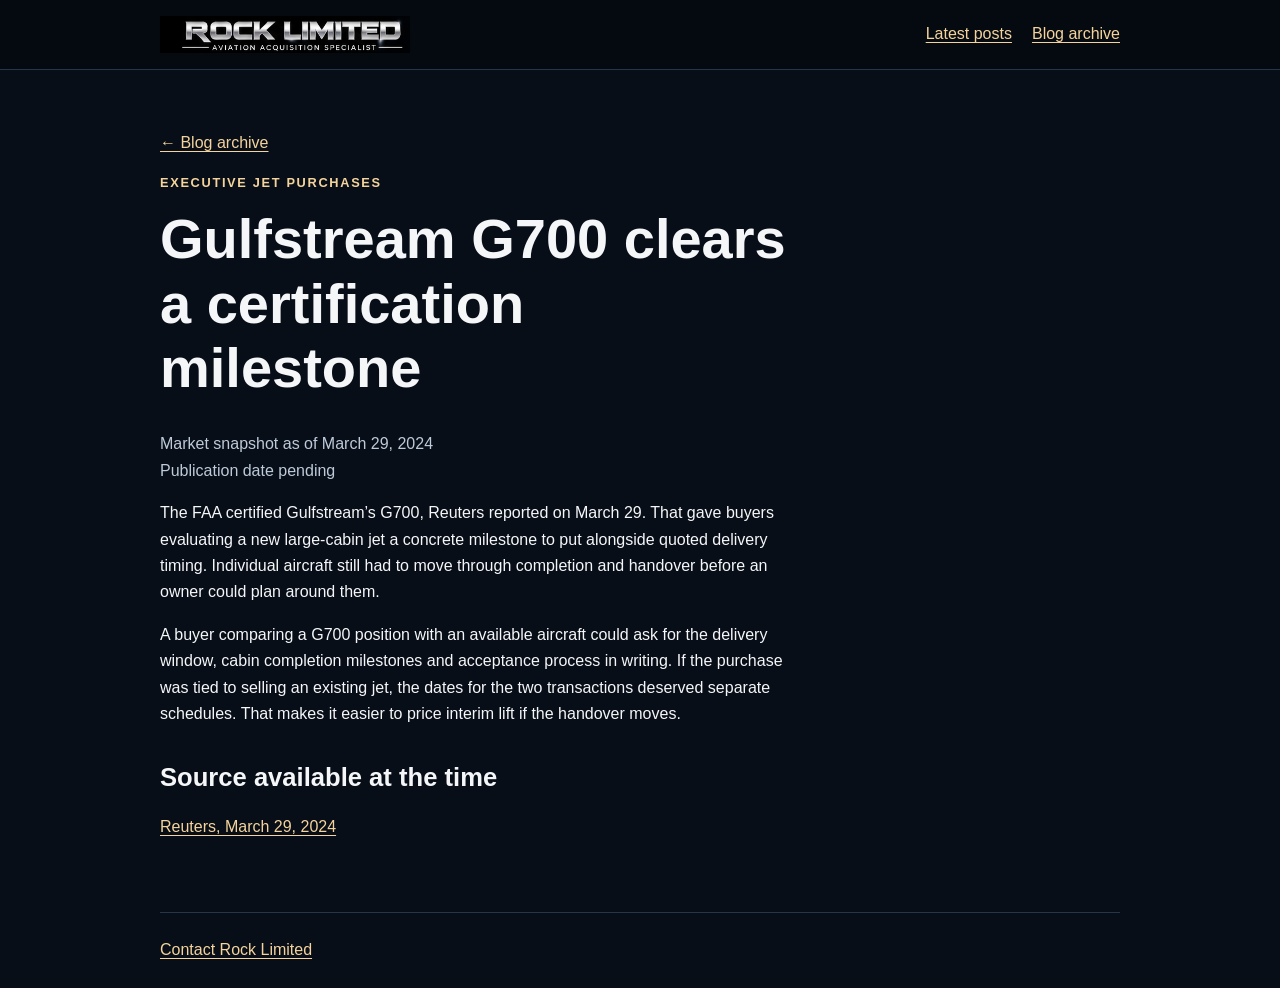
<file: 2024-03-29-g700-certification.html>
<!doctype html>
<html lang="en">
<head>
<meta charset="utf-8">
<meta name="viewport" content="width=device-width, initial-scale=1">
<title>Gulfstream G700 clears a certification milestone | Rock Limited</title>
<meta name="description" content="Executive jet purchases market snapshot as of March 29, 2024.">
<link rel="canonical" href="https://rocklimitedai.com/blog/2024-03-29-g700-certification.html">
<link rel="stylesheet" href="archive.css">
</head>
<body>
<header class="site-header"><div class="wrap">
<a href="../index.html" aria-label="Rock Limited home"><img src="../assets/rock-image-09559684b4c4.png" alt="Rock Limited Aviation Acquisition Specialist"></a>
<nav aria-label="Journal navigation"><a href="../index.html#insights">Latest posts</a><a href="archive.html">Blog archive</a></nav>
</div></header>
<main class="wrap"><article>
<p><a href="archive.html">← Blog archive</a></p>
<div class="eyebrow">Executive jet purchases</div>
<h1>Gulfstream G700 clears a certification milestone</h1>
<p class="meta">Market snapshot as of <time datetime="2024-03-29">March 29, 2024</time><br>Publication date pending</p>
<p>The FAA certified Gulfstream’s G700, Reuters reported on March 29. That gave buyers evaluating a new large-cabin jet a concrete milestone to put alongside quoted delivery timing. Individual aircraft still had to move through completion and handover before an owner could plan around them.</p><p>A buyer comparing a G700 position with an available aircraft could ask for the delivery window, cabin completion milestones and acceptance process in writing. If the purchase was tied to selling an existing jet, the dates for the two transactions deserved separate schedules. That makes it easier to price interim lift if the handover moves.</p>
<h2>Source available at the time</h2>
<p><a href="https://www.reuters.com/business/aerospace-defense/us-faa-certifies-gulfstream-g700-business-jet-2024-03-29/">Reuters, March 29, 2024</a></p>
</article></main>
<footer class="wrap"><a href="../index.html#contact">Contact Rock Limited</a></footer>
</body>
</html>
</file>
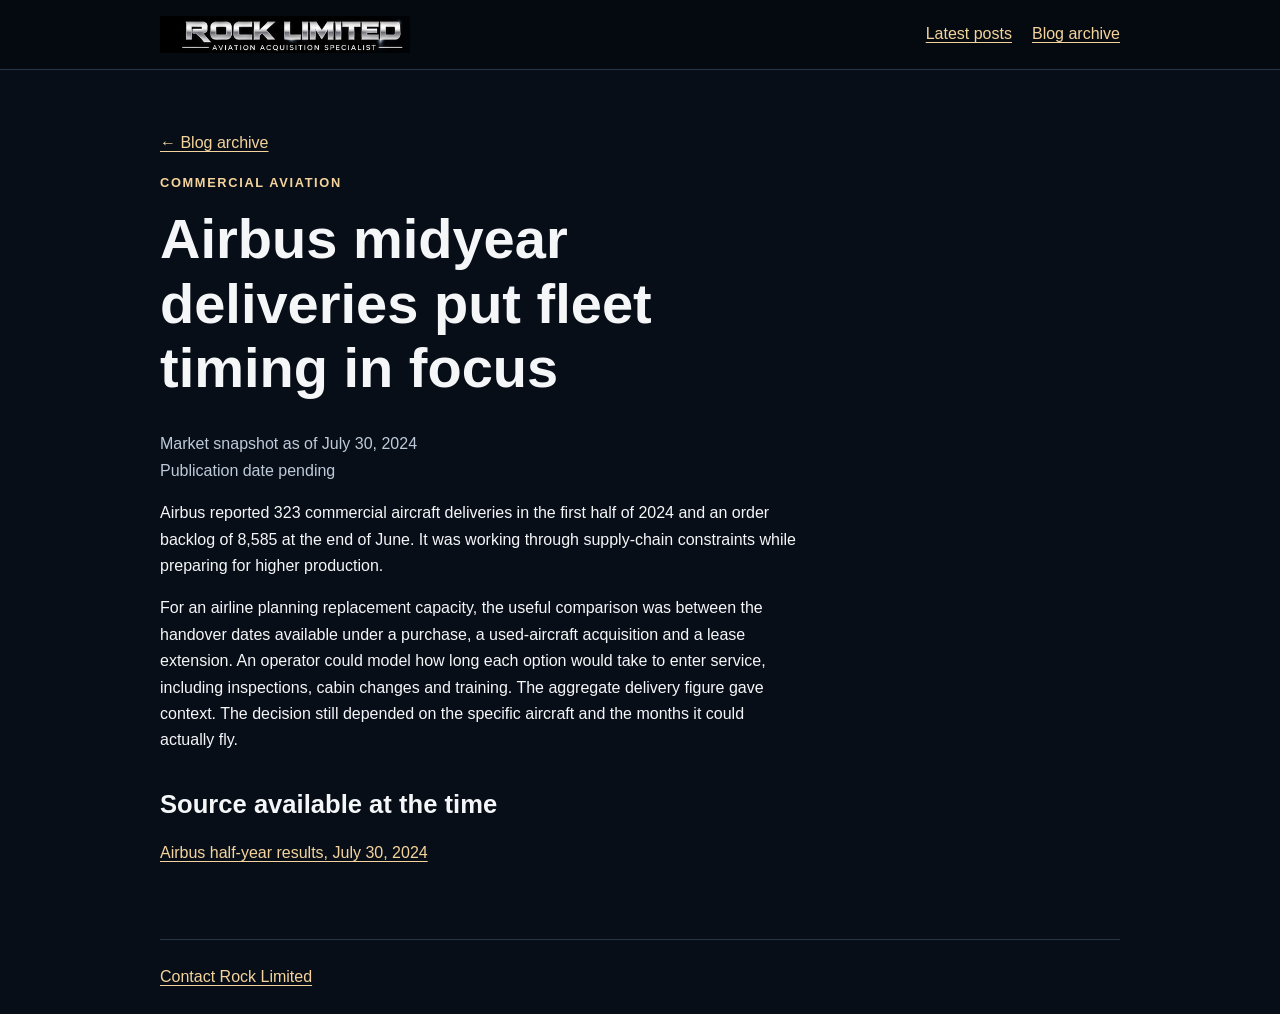
<file: 2024-07-30-airbus-midyear-deliveries.html>
<!doctype html>
<html lang="en">
<head>
<meta charset="utf-8">
<meta name="viewport" content="width=device-width, initial-scale=1">
<title>Airbus midyear deliveries put fleet timing in focus | Rock Limited</title>
<meta name="description" content="Commercial aviation market snapshot as of July 30, 2024.">
<link rel="canonical" href="https://rocklimitedai.com/blog/2024-07-30-airbus-midyear-deliveries.html">
<link rel="stylesheet" href="archive.css">
</head>
<body>
<header class="site-header"><div class="wrap">
<a href="../index.html" aria-label="Rock Limited home"><img src="../assets/rock-image-09559684b4c4.png" alt="Rock Limited Aviation Acquisition Specialist"></a>
<nav aria-label="Journal navigation"><a href="../index.html#insights">Latest posts</a><a href="archive.html">Blog archive</a></nav>
</div></header>
<main class="wrap"><article>
<p><a href="archive.html">← Blog archive</a></p>
<div class="eyebrow">Commercial aviation</div>
<h1>Airbus midyear deliveries put fleet timing in focus</h1>
<p class="meta">Market snapshot as of <time datetime="2024-07-30">July 30, 2024</time><br>Publication date pending</p>
<p>Airbus reported 323 commercial aircraft deliveries in the first half of 2024 and an order backlog of 8,585 at the end of June. It was working through supply-chain constraints while preparing for higher production.</p><p>For an airline planning replacement capacity, the useful comparison was between the handover dates available under a purchase, a used-aircraft acquisition and a lease extension. An operator could model how long each option would take to enter service, including inspections, cabin changes and training. The aggregate delivery figure gave context. The decision still depended on the specific aircraft and the months it could actually fly.</p>
<h2>Source available at the time</h2>
<p><a href="https://www.airbus.com/en/newsroom/press-releases/2024-07-airbus-reports-half-year-h1-2024-results-3265lkoi">Airbus half-year results, July 30, 2024</a></p>
</article></main>
<footer class="wrap"><a href="../index.html#contact">Contact Rock Limited</a></footer>
</body>
</html>
</file>
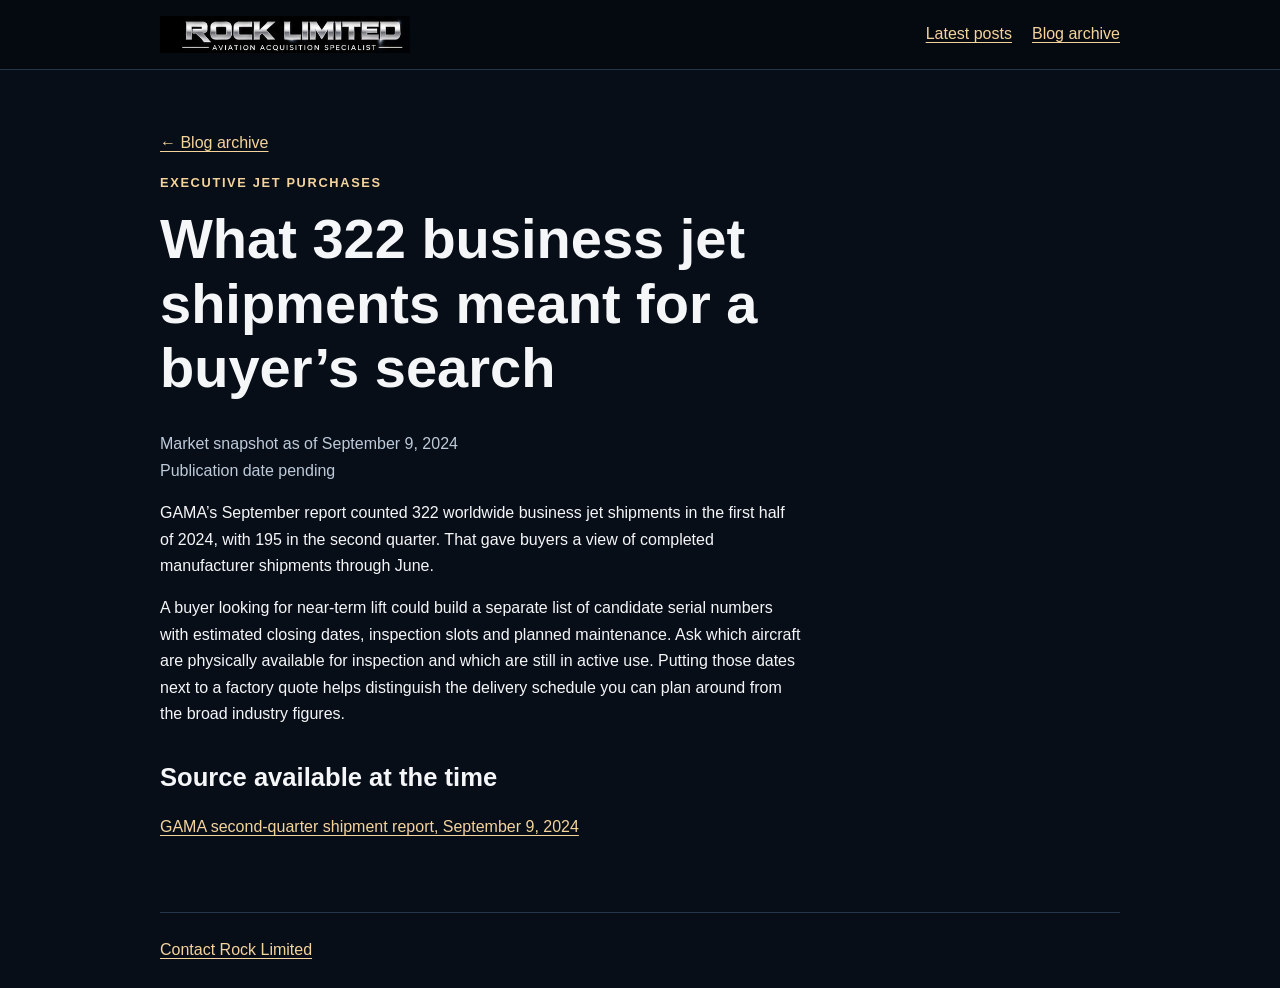
<file: 2024-09-09-business-jet-shipments-midyear.html>
<!doctype html>
<html lang="en">
<head>
<meta charset="utf-8">
<meta name="viewport" content="width=device-width, initial-scale=1">
<title>What 322 business jet shipments meant for a buyer’s search | Rock Limited</title>
<meta name="description" content="Executive jet purchases market snapshot as of September 9, 2024.">
<link rel="canonical" href="https://rocklimitedai.com/blog/2024-09-09-business-jet-shipments-midyear.html">
<link rel="stylesheet" href="archive.css">
</head>
<body>
<header class="site-header"><div class="wrap">
<a href="../index.html" aria-label="Rock Limited home"><img src="../assets/rock-image-09559684b4c4.png" alt="Rock Limited Aviation Acquisition Specialist"></a>
<nav aria-label="Journal navigation"><a href="../index.html#insights">Latest posts</a><a href="archive.html">Blog archive</a></nav>
</div></header>
<main class="wrap"><article>
<p><a href="archive.html">← Blog archive</a></p>
<div class="eyebrow">Executive jet purchases</div>
<h1>What 322 business jet shipments meant for a buyer’s search</h1>
<p class="meta">Market snapshot as of <time datetime="2024-09-09">September 9, 2024</time><br>Publication date pending</p>
<p>GAMA’s September report counted 322 worldwide business jet shipments in the first half of 2024, with 195 in the second quarter. That gave buyers a view of completed manufacturer shipments through June.</p><p>A buyer looking for near-term lift could build a separate list of candidate serial numbers with estimated closing dates, inspection slots and planned maintenance. Ask which aircraft are physically available for inspection and which are still in active use. Putting those dates next to a factory quote helps distinguish the delivery schedule you can plan around from the broad industry figures.</p>
<h2>Source available at the time</h2>
<p><a href="https://gama.aero/wp-content/uploads/2024ShipmentReportQ2-1.pdf">GAMA second-quarter shipment report, September 9, 2024</a></p>
</article></main>
<footer class="wrap"><a href="../index.html#contact">Contact Rock Limited</a></footer>
</body>
</html>
</file>
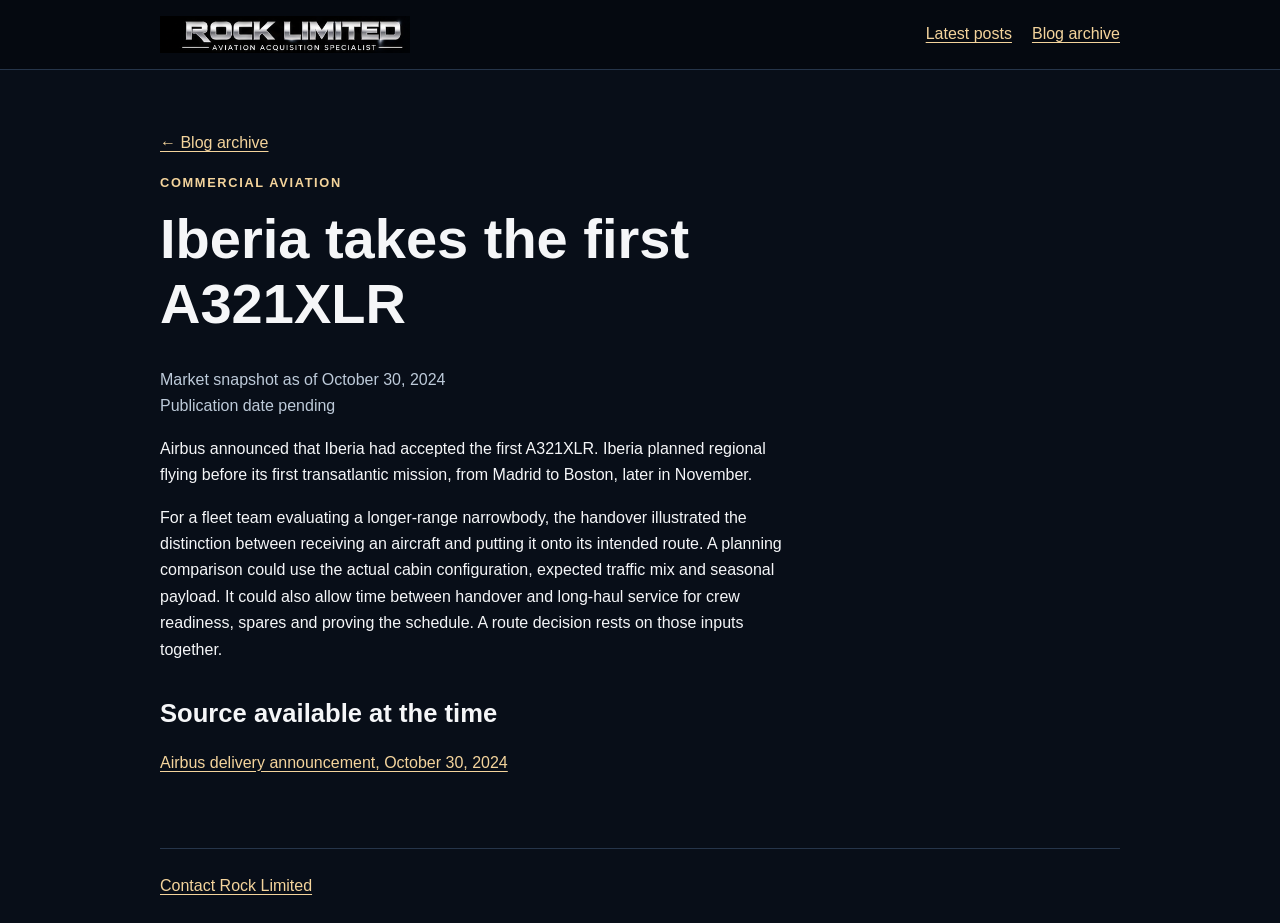
<file: 2024-10-30-iberia-first-a321xlr.html>
<!doctype html>
<html lang="en">
<head>
<meta charset="utf-8">
<meta name="viewport" content="width=device-width, initial-scale=1">
<title>Iberia takes the first A321XLR | Rock Limited</title>
<meta name="description" content="Commercial aviation market snapshot as of October 30, 2024.">
<link rel="canonical" href="https://rocklimitedai.com/blog/2024-10-30-iberia-first-a321xlr.html">
<link rel="stylesheet" href="archive.css">
</head>
<body>
<header class="site-header"><div class="wrap">
<a href="../index.html" aria-label="Rock Limited home"><img src="../assets/rock-image-09559684b4c4.png" alt="Rock Limited Aviation Acquisition Specialist"></a>
<nav aria-label="Journal navigation"><a href="../index.html#insights">Latest posts</a><a href="archive.html">Blog archive</a></nav>
</div></header>
<main class="wrap"><article>
<p><a href="archive.html">← Blog archive</a></p>
<div class="eyebrow">Commercial aviation</div>
<h1>Iberia takes the first A321XLR</h1>
<p class="meta">Market snapshot as of <time datetime="2024-10-30">October 30, 2024</time><br>Publication date pending</p>
<p>Airbus announced that Iberia had accepted the first A321XLR. Iberia planned regional flying before its first transatlantic mission, from Madrid to Boston, later in November.</p><p>For a fleet team evaluating a longer-range narrowbody, the handover illustrated the distinction between receiving an aircraft and putting it onto its intended route. A planning comparison could use the actual cabin configuration, expected traffic mix and seasonal payload. It could also allow time between handover and long-haul service for crew readiness, spares and proving the schedule. A route decision rests on those inputs together.</p>
<h2>Source available at the time</h2>
<p><a href="https://www.airbus.com/en/newsroom/press-releases/2024-10-airbus-delivers-first-a321xlr-to-iberia">Airbus delivery announcement, October 30, 2024</a></p>
</article></main>
<footer class="wrap"><a href="../index.html#contact">Contact Rock Limited</a></footer>
</body>
</html>
</file>
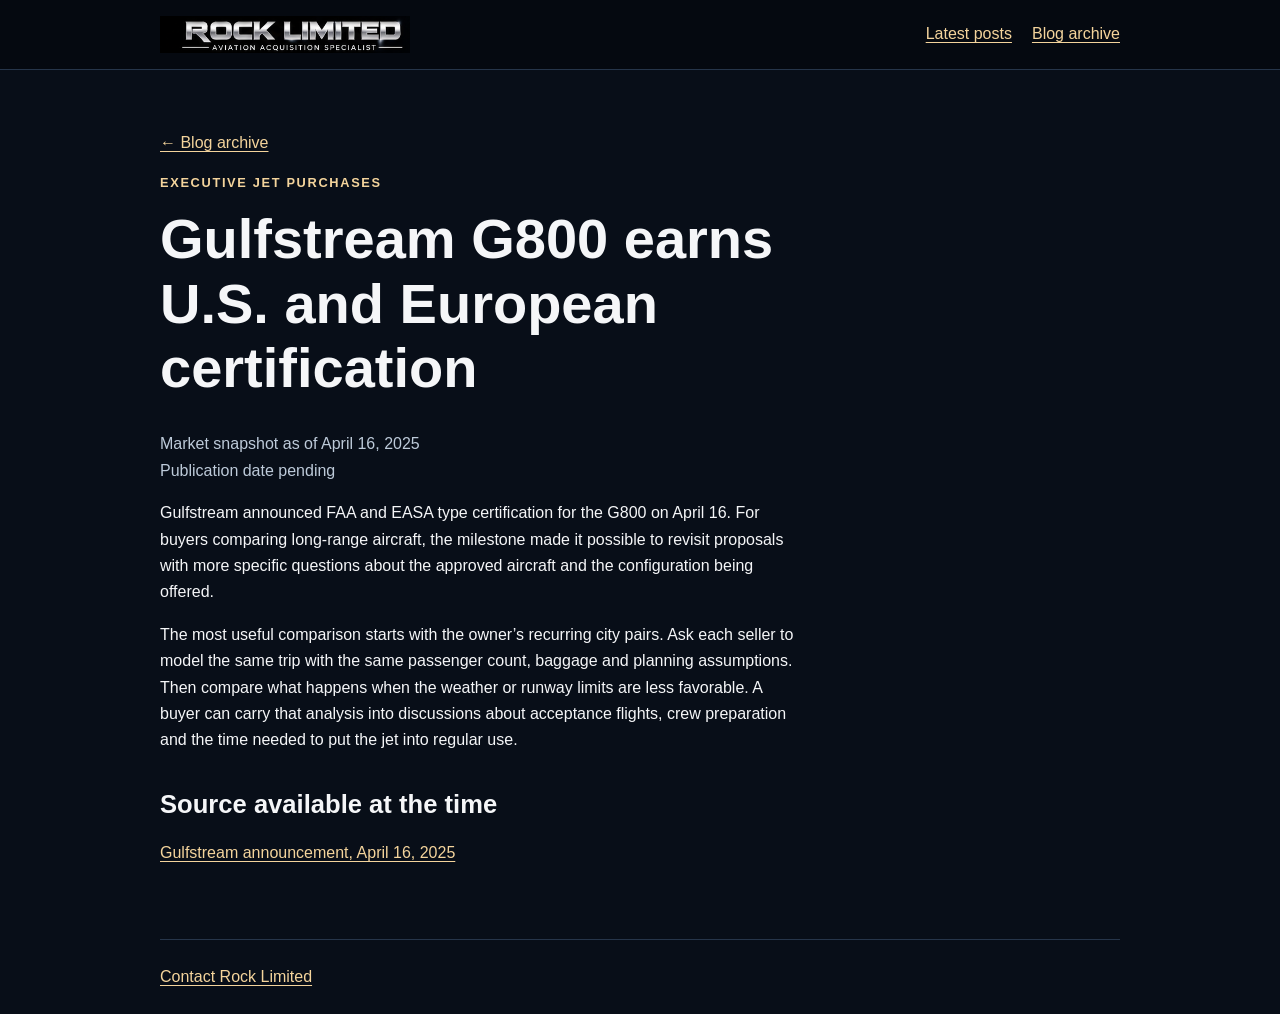
<file: 2025-04-16-g800-certification.html>
<!doctype html>
<html lang="en">
<head>
<meta charset="utf-8">
<meta name="viewport" content="width=device-width, initial-scale=1">
<title>Gulfstream G800 earns U.S. and European certification | Rock Limited</title>
<meta name="description" content="Executive jet purchases market snapshot as of April 16, 2025.">
<link rel="canonical" href="https://rocklimitedai.com/blog/2025-04-16-g800-certification.html">
<link rel="stylesheet" href="archive.css">
</head>
<body>
<header class="site-header"><div class="wrap">
<a href="../index.html" aria-label="Rock Limited home"><img src="../assets/rock-image-09559684b4c4.png" alt="Rock Limited Aviation Acquisition Specialist"></a>
<nav aria-label="Journal navigation"><a href="../index.html#insights">Latest posts</a><a href="archive.html">Blog archive</a></nav>
</div></header>
<main class="wrap"><article>
<p><a href="archive.html">← Blog archive</a></p>
<div class="eyebrow">Executive jet purchases</div>
<h1>Gulfstream G800 earns U.S. and European certification</h1>
<p class="meta">Market snapshot as of <time datetime="2025-04-16">April 16, 2025</time><br>Publication date pending</p>
<p>Gulfstream announced FAA and EASA type certification for the G800 on April 16. For buyers comparing long-range aircraft, the milestone made it possible to revisit proposals with more specific questions about the approved aircraft and the configuration being offered.</p><p>The most useful comparison starts with the owner’s recurring city pairs. Ask each seller to model the same trip with the same passenger count, baggage and planning assumptions. Then compare what happens when the weather or runway limits are less favorable. A buyer can carry that analysis into discussions about acceptance flights, crew preparation and the time needed to put the jet into regular use.</p>
<h2>Source available at the time</h2>
<p><a href="https://www.prnewswire.com/news-releases/gulfstream-g800-earns-faa-and-easa-certifications-302430495.html">Gulfstream announcement, April 16, 2025</a></p>
</article></main>
<footer class="wrap"><a href="../index.html#contact">Contact Rock Limited</a></footer>
</body>
</html>
</file>
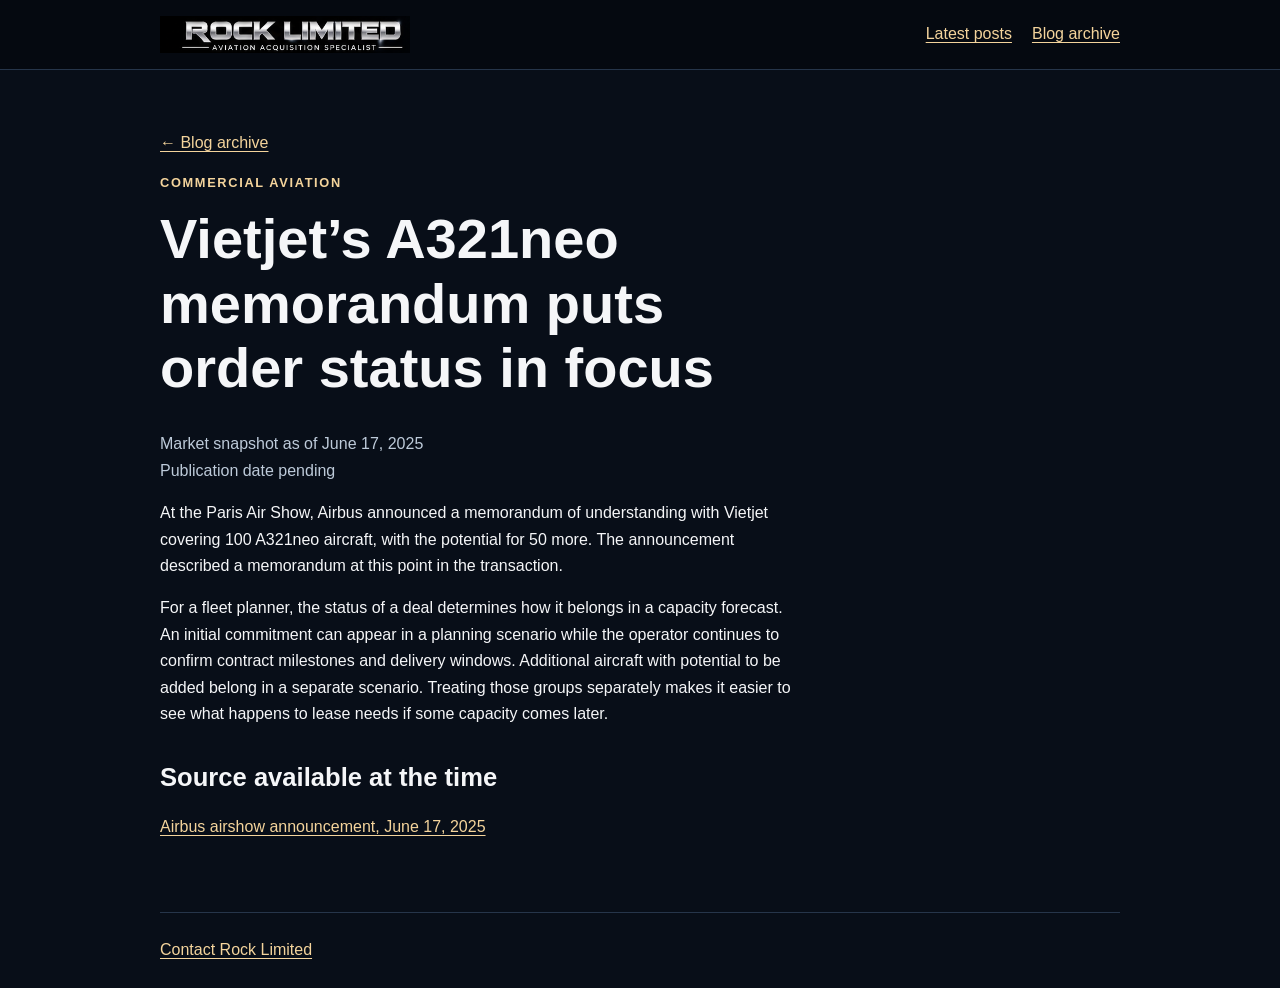
<file: 2025-06-17-vietjet-paris-airshow-mou.html>
<!doctype html>
<html lang="en">
<head>
<meta charset="utf-8">
<meta name="viewport" content="width=device-width, initial-scale=1">
<title>Vietjet’s A321neo memorandum puts order status in focus | Rock Limited</title>
<meta name="description" content="Commercial aviation market snapshot as of June 17, 2025.">
<link rel="canonical" href="https://rocklimitedai.com/blog/2025-06-17-vietjet-paris-airshow-mou.html">
<link rel="stylesheet" href="archive.css">
</head>
<body>
<header class="site-header"><div class="wrap">
<a href="../index.html" aria-label="Rock Limited home"><img src="../assets/rock-image-09559684b4c4.png" alt="Rock Limited Aviation Acquisition Specialist"></a>
<nav aria-label="Journal navigation"><a href="../index.html#insights">Latest posts</a><a href="archive.html">Blog archive</a></nav>
</div></header>
<main class="wrap"><article>
<p><a href="archive.html">← Blog archive</a></p>
<div class="eyebrow">Commercial aviation</div>
<h1>Vietjet’s A321neo memorandum puts order status in focus</h1>
<p class="meta">Market snapshot as of <time datetime="2025-06-17">June 17, 2025</time><br>Publication date pending</p>
<p>At the Paris Air Show, Airbus announced a memorandum of understanding with Vietjet covering 100 A321neo aircraft, with the potential for 50 more. The announcement described a memorandum at this point in the transaction.</p><p>For a fleet planner, the status of a deal determines how it belongs in a capacity forecast. An initial commitment can appear in a planning scenario while the operator continues to confirm contract milestones and delivery windows. Additional aircraft with potential to be added belong in a separate scenario. Treating those groups separately makes it easier to see what happens to lease needs if some capacity comes later.</p>
<h2>Source available at the time</h2>
<p><a href="https://www.airbus.com/en/newsroom/press-releases/2025-06-vietjet-to-order-100-airbus-a321neo-aircraft">Airbus airshow announcement, June 17, 2025</a></p>
</article></main>
<footer class="wrap"><a href="../index.html#contact">Contact Rock Limited</a></footer>
</body>
</html>
</file>
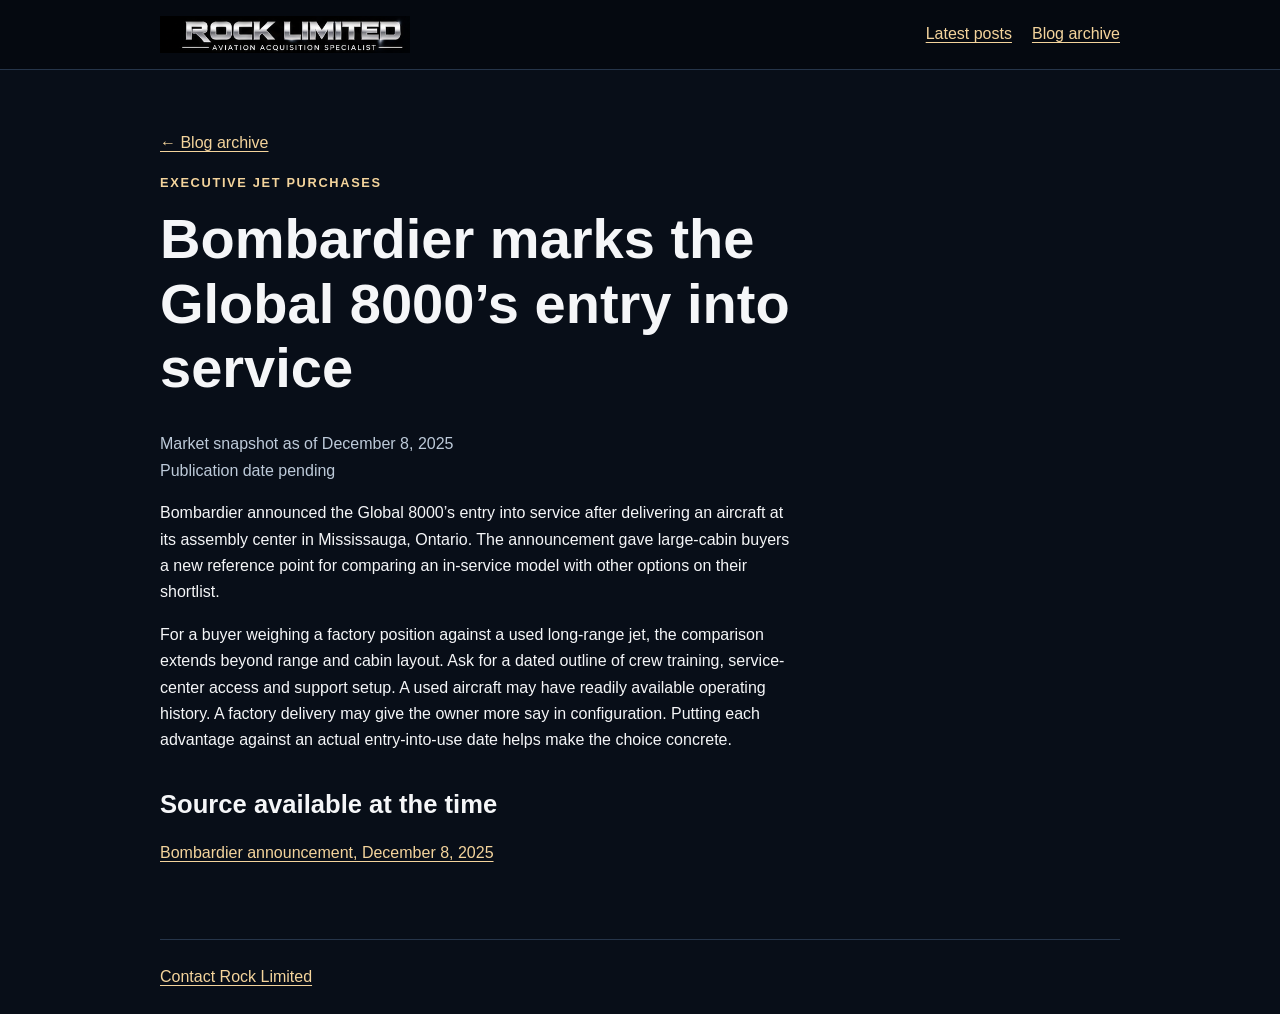
<file: 2025-12-08-global-8000-entry-into-service.html>
<!doctype html>
<html lang="en">
<head>
<meta charset="utf-8">
<meta name="viewport" content="width=device-width, initial-scale=1">
<title>Bombardier marks the Global 8000’s entry into service | Rock Limited</title>
<meta name="description" content="Executive jet purchases market snapshot as of December 8, 2025.">
<link rel="canonical" href="https://rocklimitedai.com/blog/2025-12-08-global-8000-entry-into-service.html">
<link rel="stylesheet" href="archive.css">
</head>
<body>
<header class="site-header"><div class="wrap">
<a href="../index.html" aria-label="Rock Limited home"><img src="../assets/rock-image-09559684b4c4.png" alt="Rock Limited Aviation Acquisition Specialist"></a>
<nav aria-label="Journal navigation"><a href="../index.html#insights">Latest posts</a><a href="archive.html">Blog archive</a></nav>
</div></header>
<main class="wrap"><article>
<p><a href="archive.html">← Blog archive</a></p>
<div class="eyebrow">Executive jet purchases</div>
<h1>Bombardier marks the Global 8000’s entry into service</h1>
<p class="meta">Market snapshot as of <time datetime="2025-12-08">December 8, 2025</time><br>Publication date pending</p>
<p>Bombardier announced the Global 8000’s entry into service after delivering an aircraft at its assembly center in Mississauga, Ontario. The announcement gave large-cabin buyers a new reference point for comparing an in-service model with other options on their shortlist.</p><p>For a buyer weighing a factory position against a used long-range jet, the comparison extends beyond range and cabin layout. Ask for a dated outline of crew training, service-center access and support setup. A used aircraft may have readily available operating history. A factory delivery may give the owner more say in configuration. Putting each advantage against an actual entry-into-use date helps make the choice concrete.</p>
<h2>Source available at the time</h2>
<p><a href="https://www.globenewswire.com/news-release/2025/12/08/3201864/0/en/Bombardier-Celebrates-Entry-into-Service-of-the-Global-8000-Aircraft-the-World-s-Fastest-Business-Jet.html">Bombardier announcement, December 8, 2025</a></p>
</article></main>
<footer class="wrap"><a href="../index.html#contact">Contact Rock Limited</a></footer>
</body>
</html>
</file>
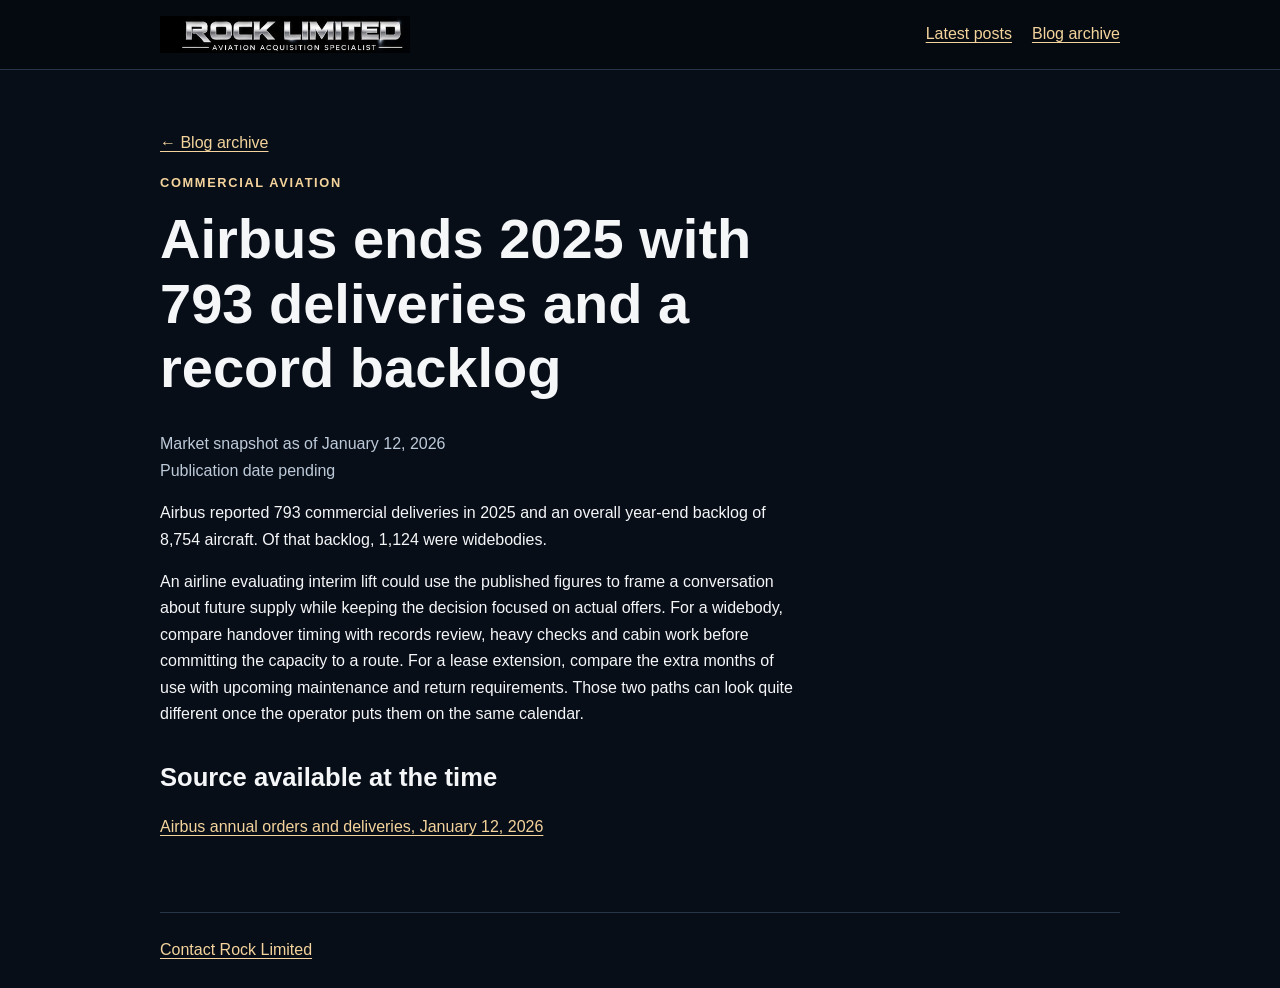
<file: 2026-01-12-airbus-2025-delivery-totals.html>
<!doctype html>
<html lang="en">
<head>
<meta charset="utf-8">
<meta name="viewport" content="width=device-width, initial-scale=1">
<title>Airbus ends 2025 with 793 deliveries and a record backlog | Rock Limited</title>
<meta name="description" content="Commercial aviation market snapshot as of January 12, 2026.">
<link rel="canonical" href="https://rocklimitedai.com/blog/2026-01-12-airbus-2025-delivery-totals.html">
<link rel="stylesheet" href="archive.css">
</head>
<body>
<header class="site-header"><div class="wrap">
<a href="../index.html" aria-label="Rock Limited home"><img src="../assets/rock-image-09559684b4c4.png" alt="Rock Limited Aviation Acquisition Specialist"></a>
<nav aria-label="Journal navigation"><a href="../index.html#insights">Latest posts</a><a href="archive.html">Blog archive</a></nav>
</div></header>
<main class="wrap"><article>
<p><a href="archive.html">← Blog archive</a></p>
<div class="eyebrow">Commercial aviation</div>
<h1>Airbus ends 2025 with 793 deliveries and a record backlog</h1>
<p class="meta">Market snapshot as of <time datetime="2026-01-12">January 12, 2026</time><br>Publication date pending</p>
<p>Airbus reported 793 commercial deliveries in 2025 and an overall year-end backlog of 8,754 aircraft. Of that backlog, 1,124 were widebodies.</p><p>An airline evaluating interim lift could use the published figures to frame a conversation about future supply while keeping the decision focused on actual offers. For a widebody, compare handover timing with records review, heavy checks and cabin work before committing the capacity to a route. For a lease extension, compare the extra months of use with upcoming maintenance and return requirements. Those two paths can look quite different once the operator puts them on the same calendar.</p>
<h2>Source available at the time</h2>
<p><a href="https://www.airbus.com/en/newsroom/press-releases/2026-01-airbus-reports-793-commercial-aircraft-deliveries-in-2025">Airbus annual orders and deliveries, January 12, 2026</a></p>
</article></main>
<footer class="wrap"><a href="../index.html#contact">Contact Rock Limited</a></footer>
</body>
</html>
</file>
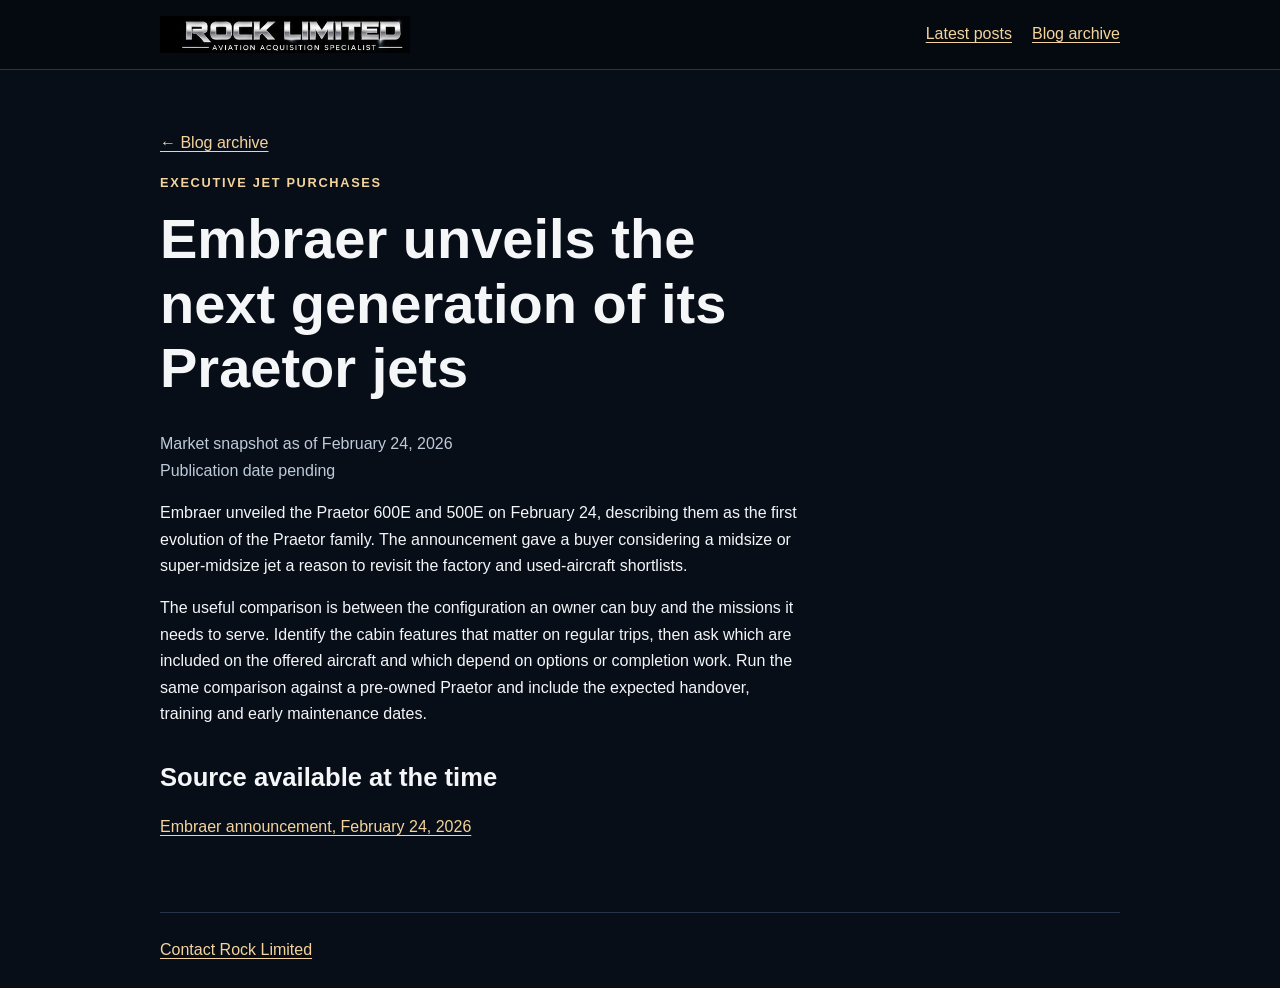
<file: 2026-02-24-praetor-e-series-unveiling.html>
<!doctype html>
<html lang="en">
<head>
<meta charset="utf-8">
<meta name="viewport" content="width=device-width, initial-scale=1">
<title>Embraer unveils the next generation of its Praetor jets | Rock Limited</title>
<meta name="description" content="Executive jet purchases market snapshot as of February 24, 2026.">
<link rel="canonical" href="https://rocklimitedai.com/blog/2026-02-24-praetor-e-series-unveiling.html">
<link rel="stylesheet" href="archive.css">
</head>
<body>
<header class="site-header"><div class="wrap">
<a href="../index.html" aria-label="Rock Limited home"><img src="../assets/rock-image-09559684b4c4.png" alt="Rock Limited Aviation Acquisition Specialist"></a>
<nav aria-label="Journal navigation"><a href="../index.html#insights">Latest posts</a><a href="archive.html">Blog archive</a></nav>
</div></header>
<main class="wrap"><article>
<p><a href="archive.html">← Blog archive</a></p>
<div class="eyebrow">Executive jet purchases</div>
<h1>Embraer unveils the next generation of its Praetor jets</h1>
<p class="meta">Market snapshot as of <time datetime="2026-02-24">February 24, 2026</time><br>Publication date pending</p>
<p>Embraer unveiled the Praetor 600E and 500E on February 24, describing them as the first evolution of the Praetor family. The announcement gave a buyer considering a midsize or super-midsize jet a reason to revisit the factory and used-aircraft shortlists.</p><p>The useful comparison is between the configuration an owner can buy and the missions it needs to serve. Identify the cabin features that matter on regular trips, then ask which are included on the offered aircraft and which depend on options or completion work. Run the same comparison against a pre-owned Praetor and include the expected handover, training and early maintenance dates.</p>
<h2>Source available at the time</h2>
<p><a href="https://embraer.com/media-center/en/?detail=24368&amp;mediatype=NEWS">Embraer announcement, February 24, 2026</a></p>
</article></main>
<footer class="wrap"><a href="../index.html#contact">Contact Rock Limited</a></footer>
</body>
</html>
</file>
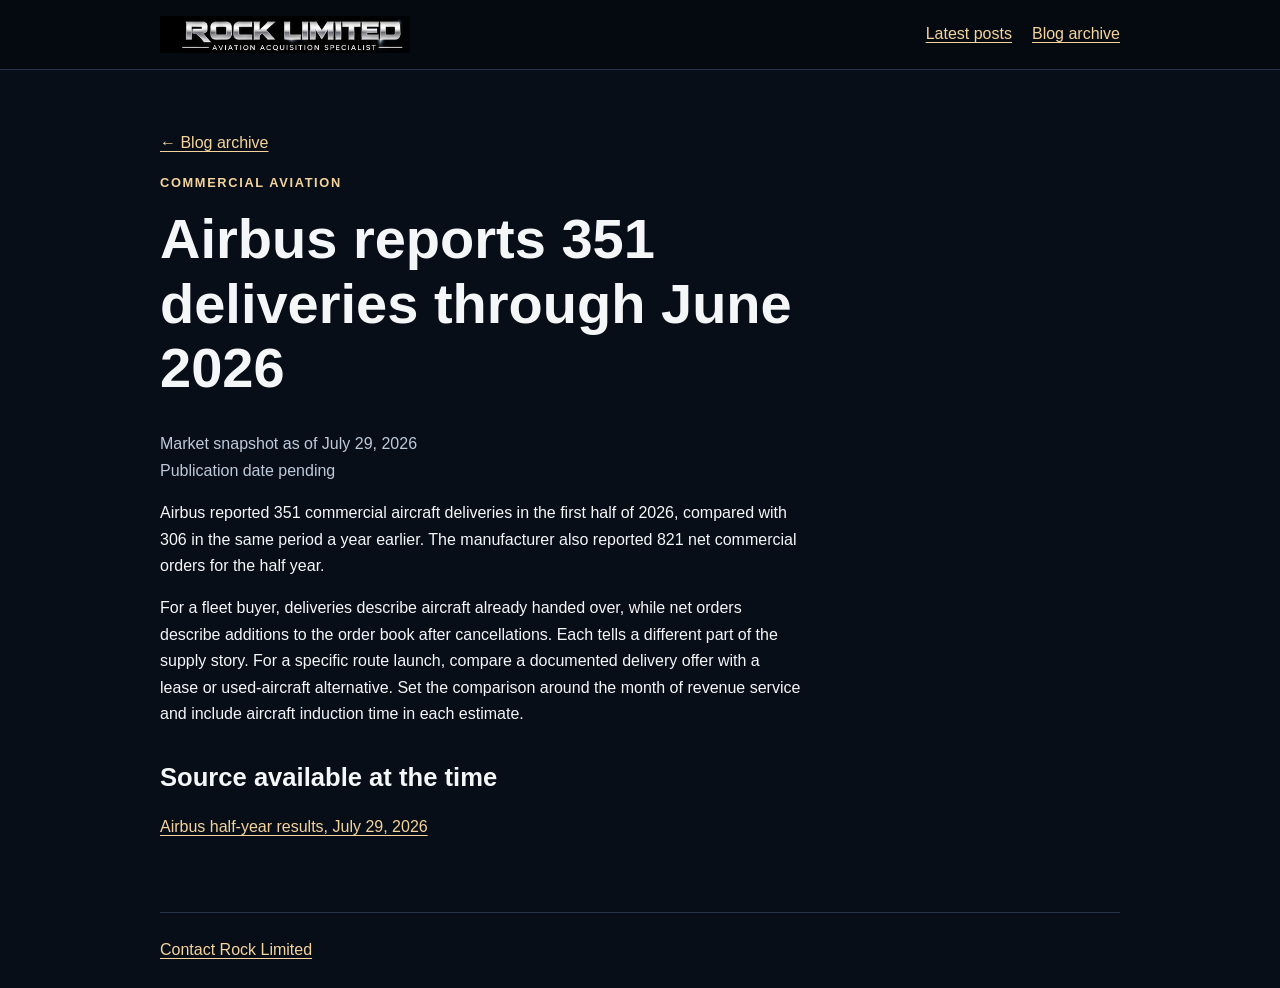
<file: 2026-07-29-airbus-first-half-2026.html>
<!doctype html>
<html lang="en">
<head>
<meta charset="utf-8">
<meta name="viewport" content="width=device-width, initial-scale=1">
<title>Airbus reports 351 deliveries through June 2026 | Rock Limited</title>
<meta name="description" content="Commercial aviation market snapshot as of July 29, 2026.">
<link rel="canonical" href="https://rocklimitedai.com/blog/2026-07-29-airbus-first-half-2026.html">
<link rel="stylesheet" href="archive.css">
</head>
<body>
<header class="site-header"><div class="wrap">
<a href="../index.html" aria-label="Rock Limited home"><img src="../assets/rock-image-09559684b4c4.png" alt="Rock Limited Aviation Acquisition Specialist"></a>
<nav aria-label="Journal navigation"><a href="../index.html#insights">Latest posts</a><a href="archive.html">Blog archive</a></nav>
</div></header>
<main class="wrap"><article>
<p><a href="archive.html">← Blog archive</a></p>
<div class="eyebrow">Commercial aviation</div>
<h1>Airbus reports 351 deliveries through June 2026</h1>
<p class="meta">Market snapshot as of <time datetime="2026-07-29">July 29, 2026</time><br>Publication date pending</p>
<p>Airbus reported 351 commercial aircraft deliveries in the first half of 2026, compared with 306 in the same period a year earlier. The manufacturer also reported 821 net commercial orders for the half year.</p><p>For a fleet buyer, deliveries describe aircraft already handed over, while net orders describe additions to the order book after cancellations. Each tells a different part of the supply story. For a specific route launch, compare a documented delivery offer with a lease or used-aircraft alternative. Set the comparison around the month of revenue service and include aircraft induction time in each estimate.</p>
<h2>Source available at the time</h2>
<p><a href="https://www.airbus.com/en/newsroom/press-releases/2026-07-airbus-reports-half-year-h1-2026-results">Airbus half-year results, July 29, 2026</a></p>
</article></main>
<footer class="wrap"><a href="../index.html#contact">Contact Rock Limited</a></footer>
</body>
</html>
</file>
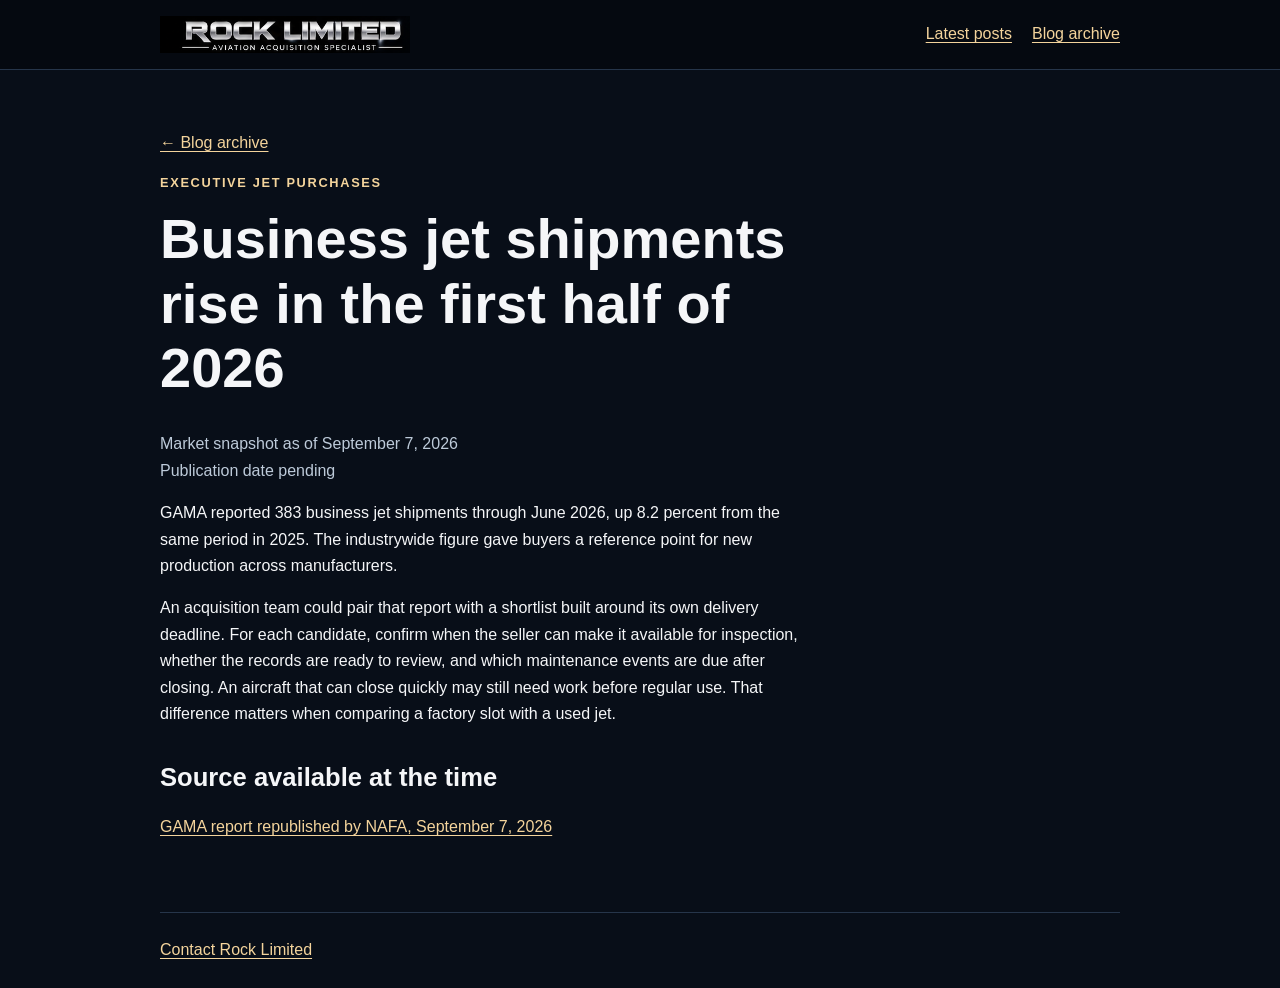
<file: 2026-09-07-business-jet-shipments-2026-midyear.html>
<!doctype html>
<html lang="en">
<head>
<meta charset="utf-8">
<meta name="viewport" content="width=device-width, initial-scale=1">
<title>Business jet shipments rise in the first half of 2026 | Rock Limited</title>
<meta name="description" content="Executive jet purchases market snapshot as of September 7, 2026.">
<link rel="canonical" href="https://rocklimitedai.com/blog/2026-09-07-business-jet-shipments-2026-midyear.html">
<link rel="stylesheet" href="archive.css">
</head>
<body>
<header class="site-header"><div class="wrap">
<a href="../index.html" aria-label="Rock Limited home"><img src="../assets/rock-image-09559684b4c4.png" alt="Rock Limited Aviation Acquisition Specialist"></a>
<nav aria-label="Journal navigation"><a href="../index.html#insights">Latest posts</a><a href="archive.html">Blog archive</a></nav>
</div></header>
<main class="wrap"><article>
<p><a href="archive.html">← Blog archive</a></p>
<div class="eyebrow">Executive jet purchases</div>
<h1>Business jet shipments rise in the first half of 2026</h1>
<p class="meta">Market snapshot as of <time datetime="2026-09-07">September 7, 2026</time><br>Publication date pending</p>
<p>GAMA reported 383 business jet shipments through June 2026, up 8.2 percent from the same period in 2025. The industrywide figure gave buyers a reference point for new production across manufacturers.</p><p>An acquisition team could pair that report with a shortlist built around its own delivery deadline. For each candidate, confirm when the seller can make it available for inspection, whether the records are ready to review, and which maintenance events are due after closing. An aircraft that can close quickly may still need work before regular use. That difference matters when comparing a factory slot with a used jet.</p>
<h2>Source available at the time</h2>
<p><a href="https://www.nafa.aero/articles/gama-releases-second-quarter-2026-aircraft-shipment-and-billing-report">GAMA report republished by NAFA, September 7, 2026</a></p>
</article></main>
<footer class="wrap"><a href="../index.html#contact">Contact Rock Limited</a></footer>
</body>
</html>
</file>
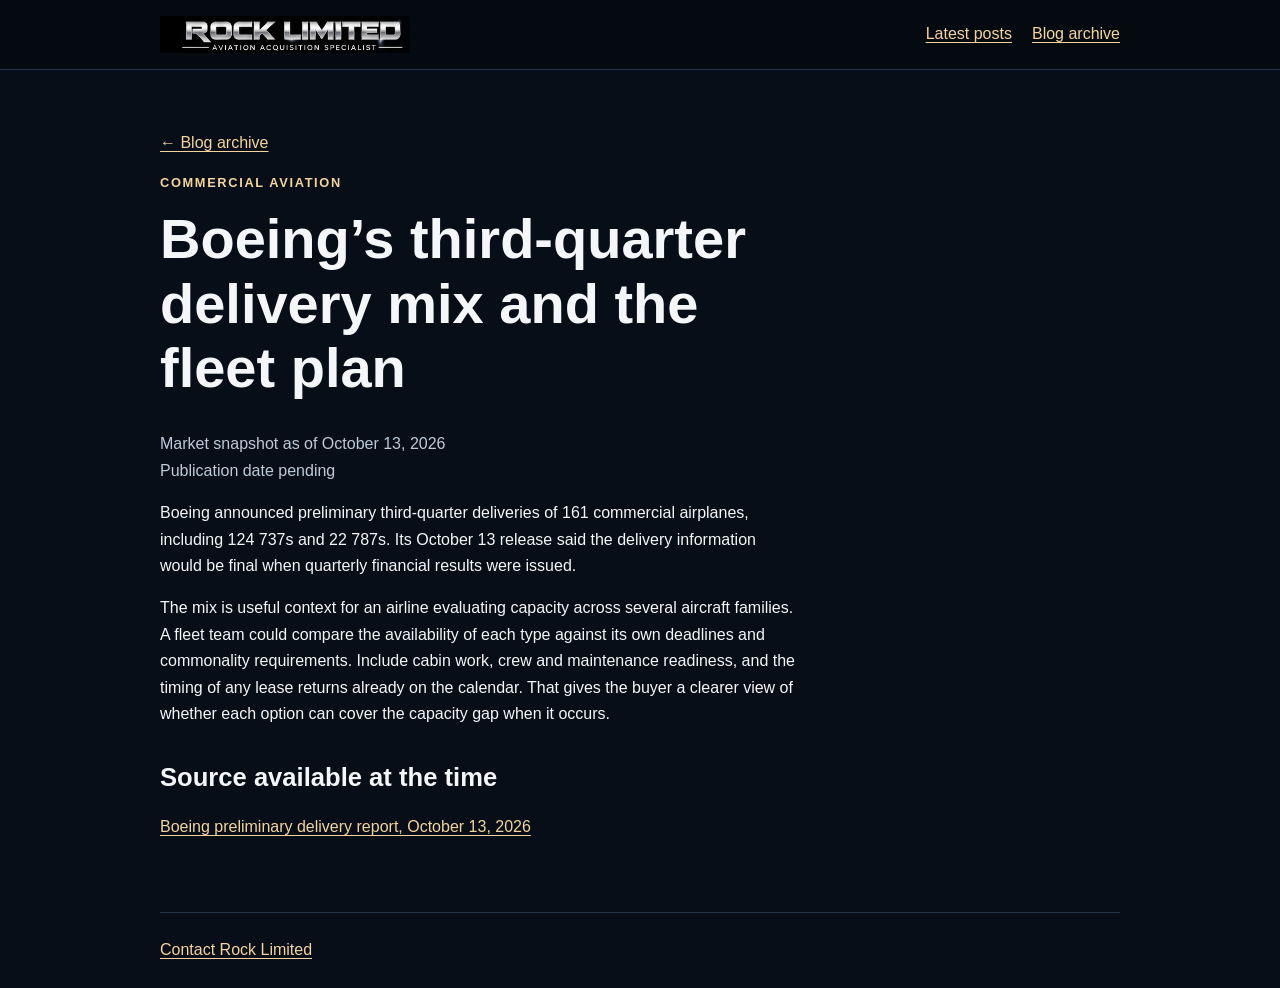
<file: 2026-10-13-boeing-third-quarter-deliveries.html>
<!doctype html>
<html lang="en">
<head>
<meta charset="utf-8">
<meta name="viewport" content="width=device-width, initial-scale=1">
<title>Boeing’s third-quarter delivery mix and the fleet plan | Rock Limited</title>
<meta name="description" content="Commercial aviation market snapshot as of October 13, 2026.">
<link rel="canonical" href="https://rocklimitedai.com/blog/2026-10-13-boeing-third-quarter-deliveries.html">
<link rel="stylesheet" href="archive.css">
</head>
<body>
<header class="site-header"><div class="wrap">
<a href="../index.html" aria-label="Rock Limited home"><img src="../assets/rock-image-09559684b4c4.png" alt="Rock Limited Aviation Acquisition Specialist"></a>
<nav aria-label="Journal navigation"><a href="../index.html#insights">Latest posts</a><a href="archive.html">Blog archive</a></nav>
</div></header>
<main class="wrap"><article>
<p><a href="archive.html">← Blog archive</a></p>
<div class="eyebrow">Commercial aviation</div>
<h1>Boeing’s third-quarter delivery mix and the fleet plan</h1>
<p class="meta">Market snapshot as of <time datetime="2026-10-13">October 13, 2026</time><br>Publication date pending</p>
<p>Boeing announced preliminary third-quarter deliveries of 161 commercial airplanes, including 124 737s and 22 787s. Its October 13 release said the delivery information would be final when quarterly financial results were issued.</p><p>The mix is useful context for an airline evaluating capacity across several aircraft families. A fleet team could compare the availability of each type against its own deadlines and commonality requirements. Include cabin work, crew and maintenance readiness, and the timing of any lease returns already on the calendar. That gives the buyer a clearer view of whether each option can cover the capacity gap when it occurs.</p>
<h2>Source available at the time</h2>
<p><a href="https://investors.boeing.com/investors/news/press-release-details/2026/Boeing-Announces-Third-Quarter-Deliveries/default.aspx?pubDate=20261023">Boeing preliminary delivery report, October 13, 2026</a></p>
</article></main>
<footer class="wrap"><a href="../index.html#contact">Contact Rock Limited</a></footer>
</body>
</html>
</file>
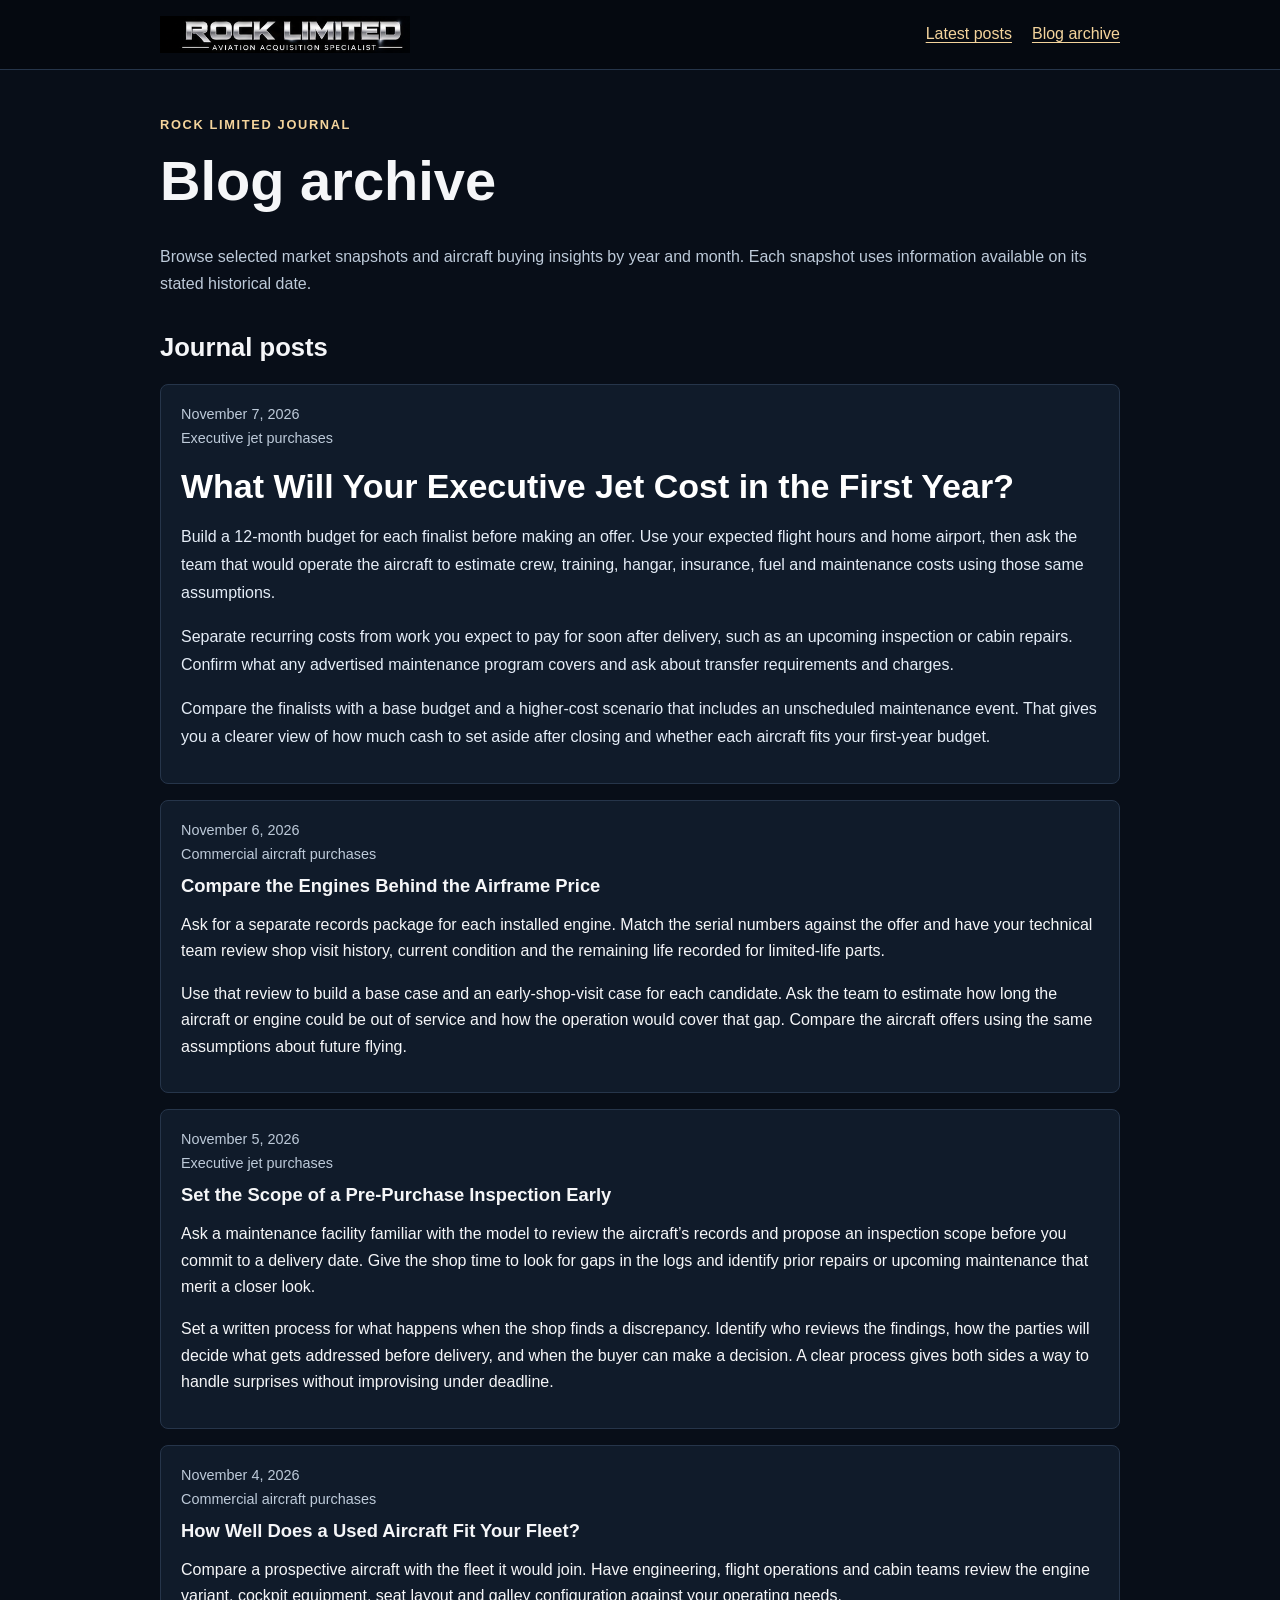
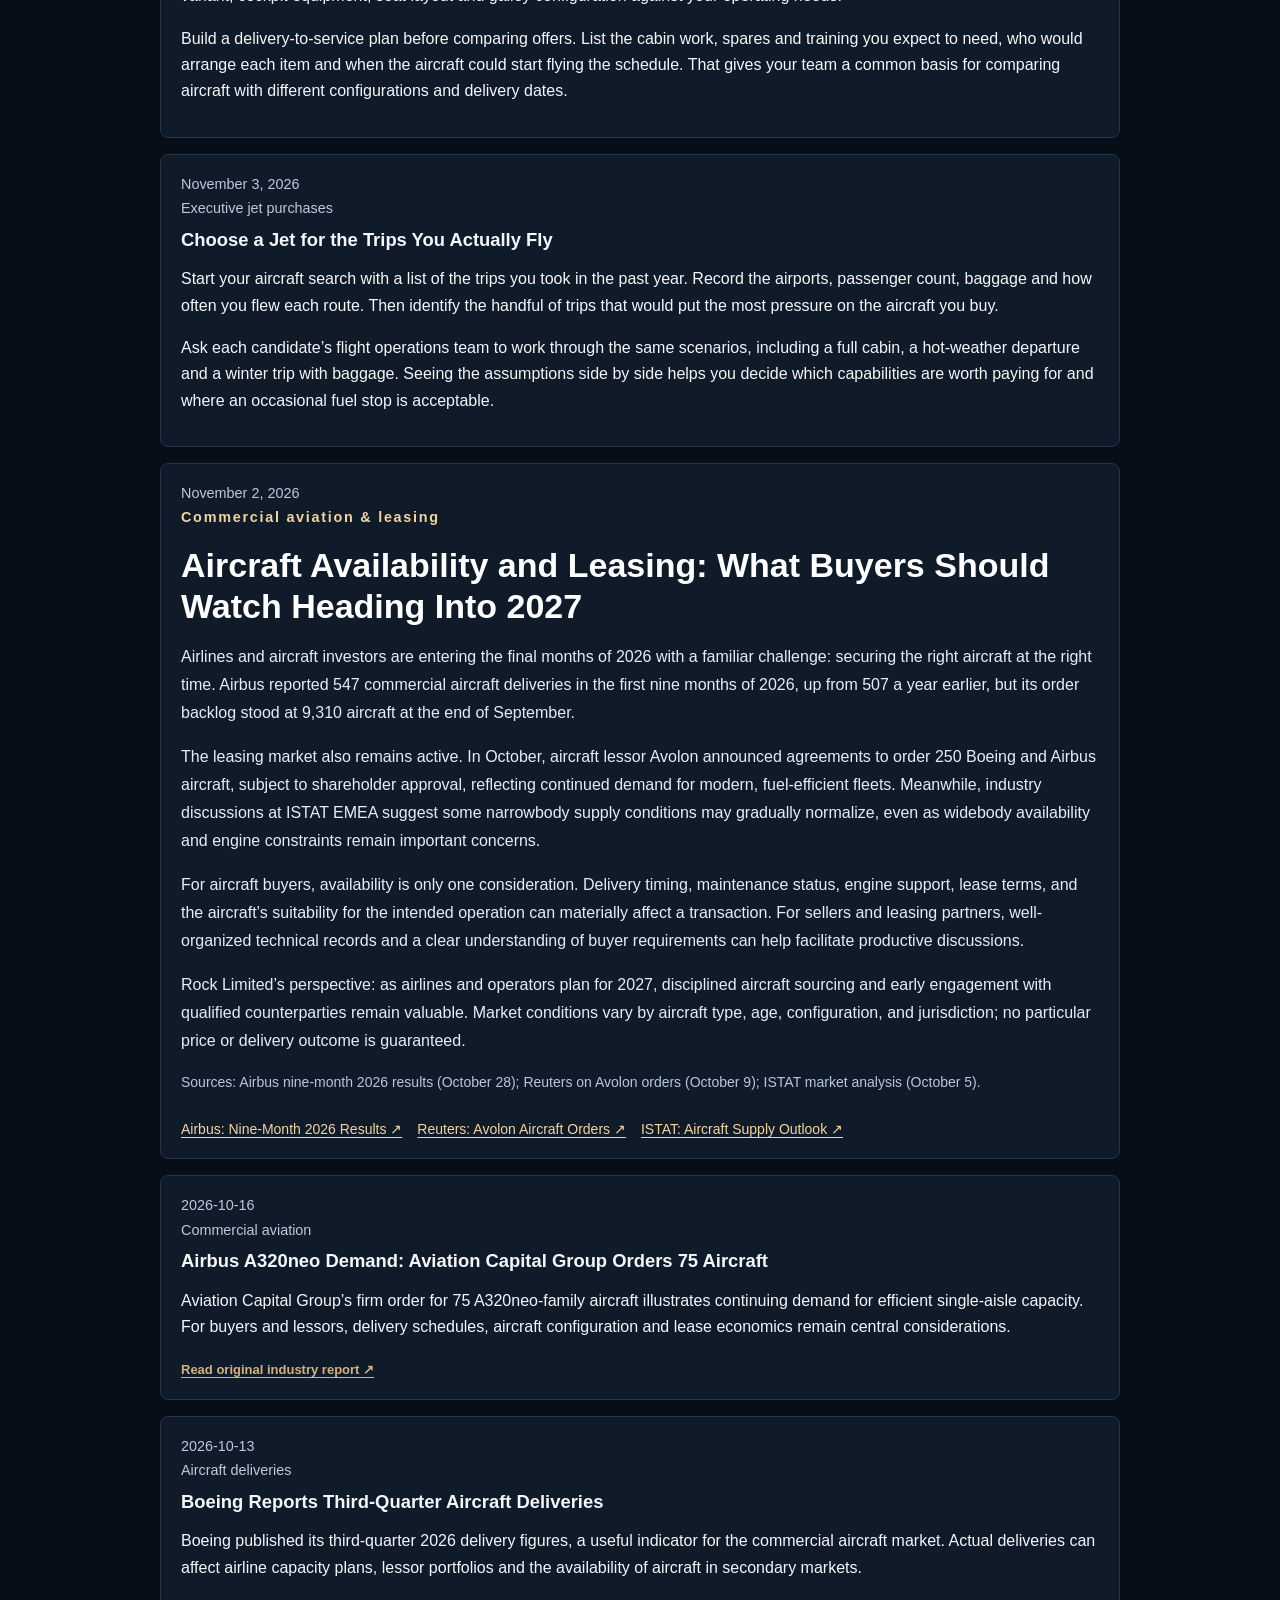
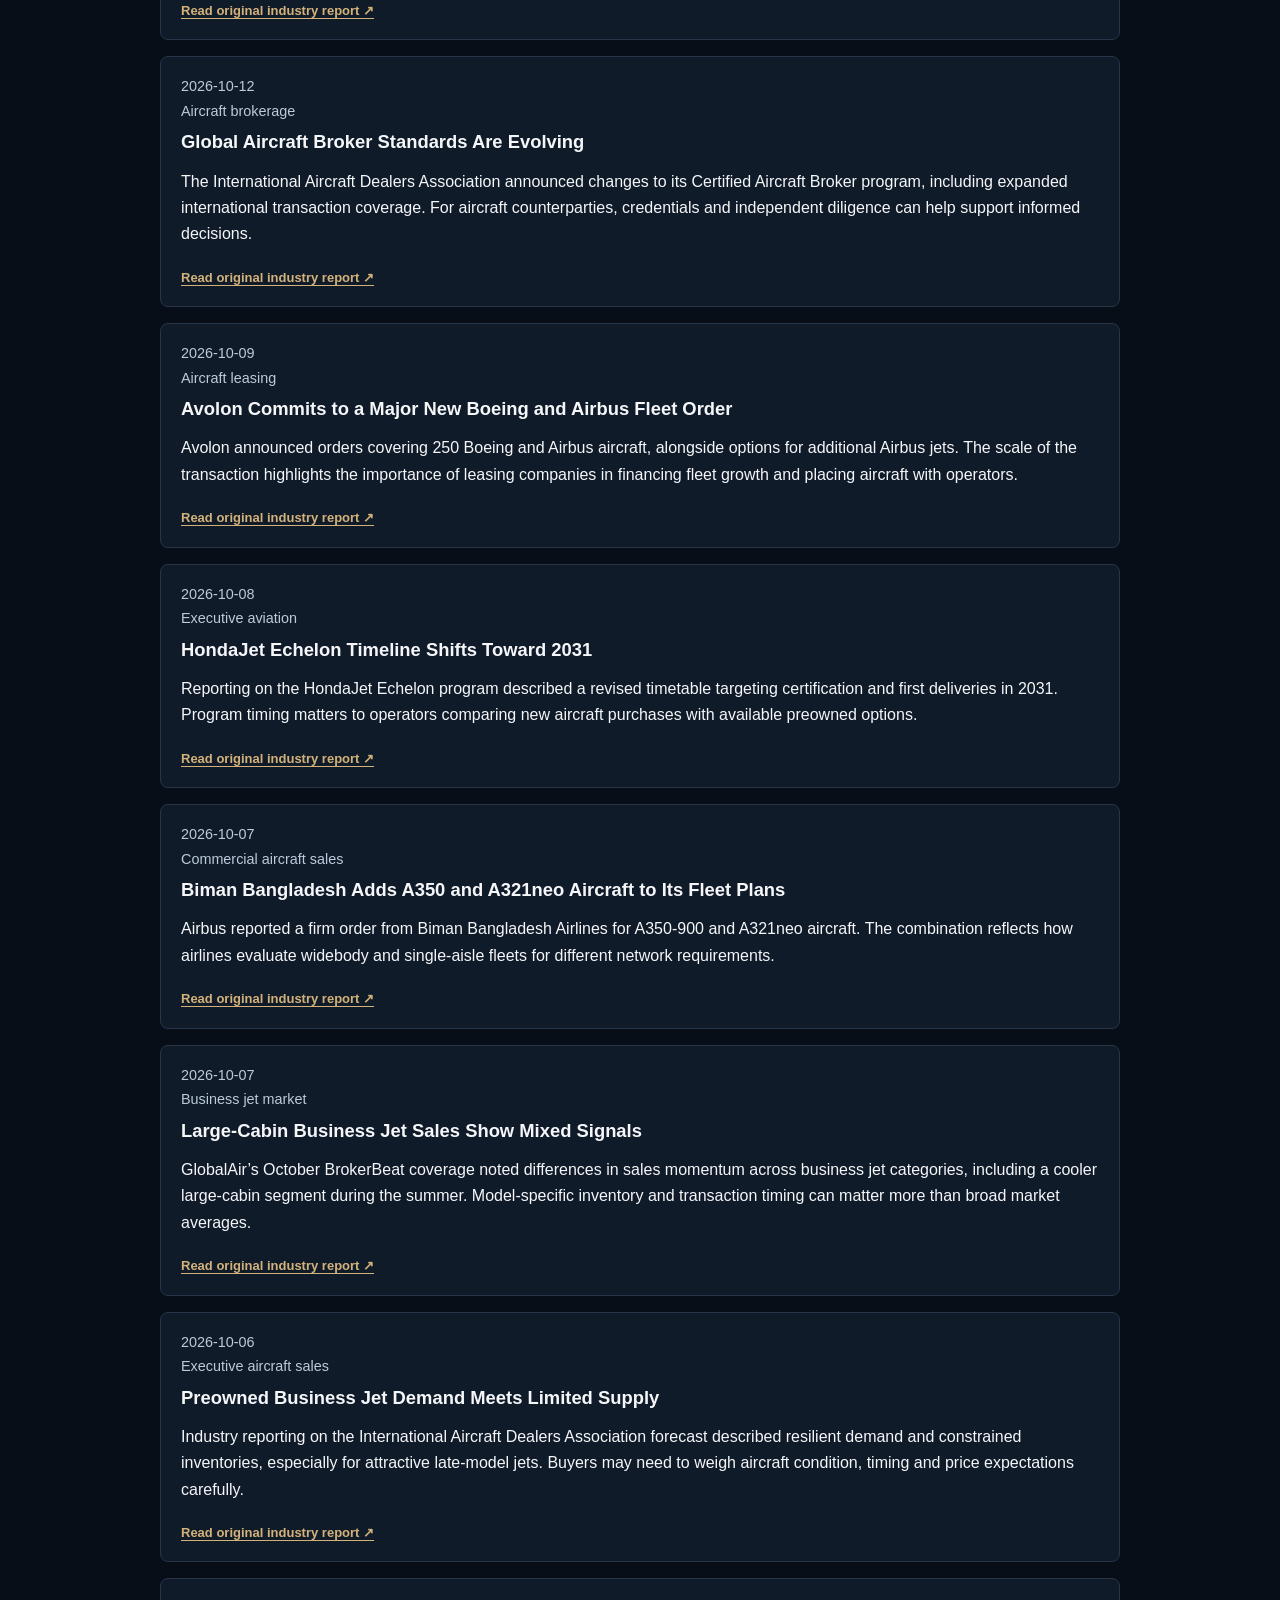
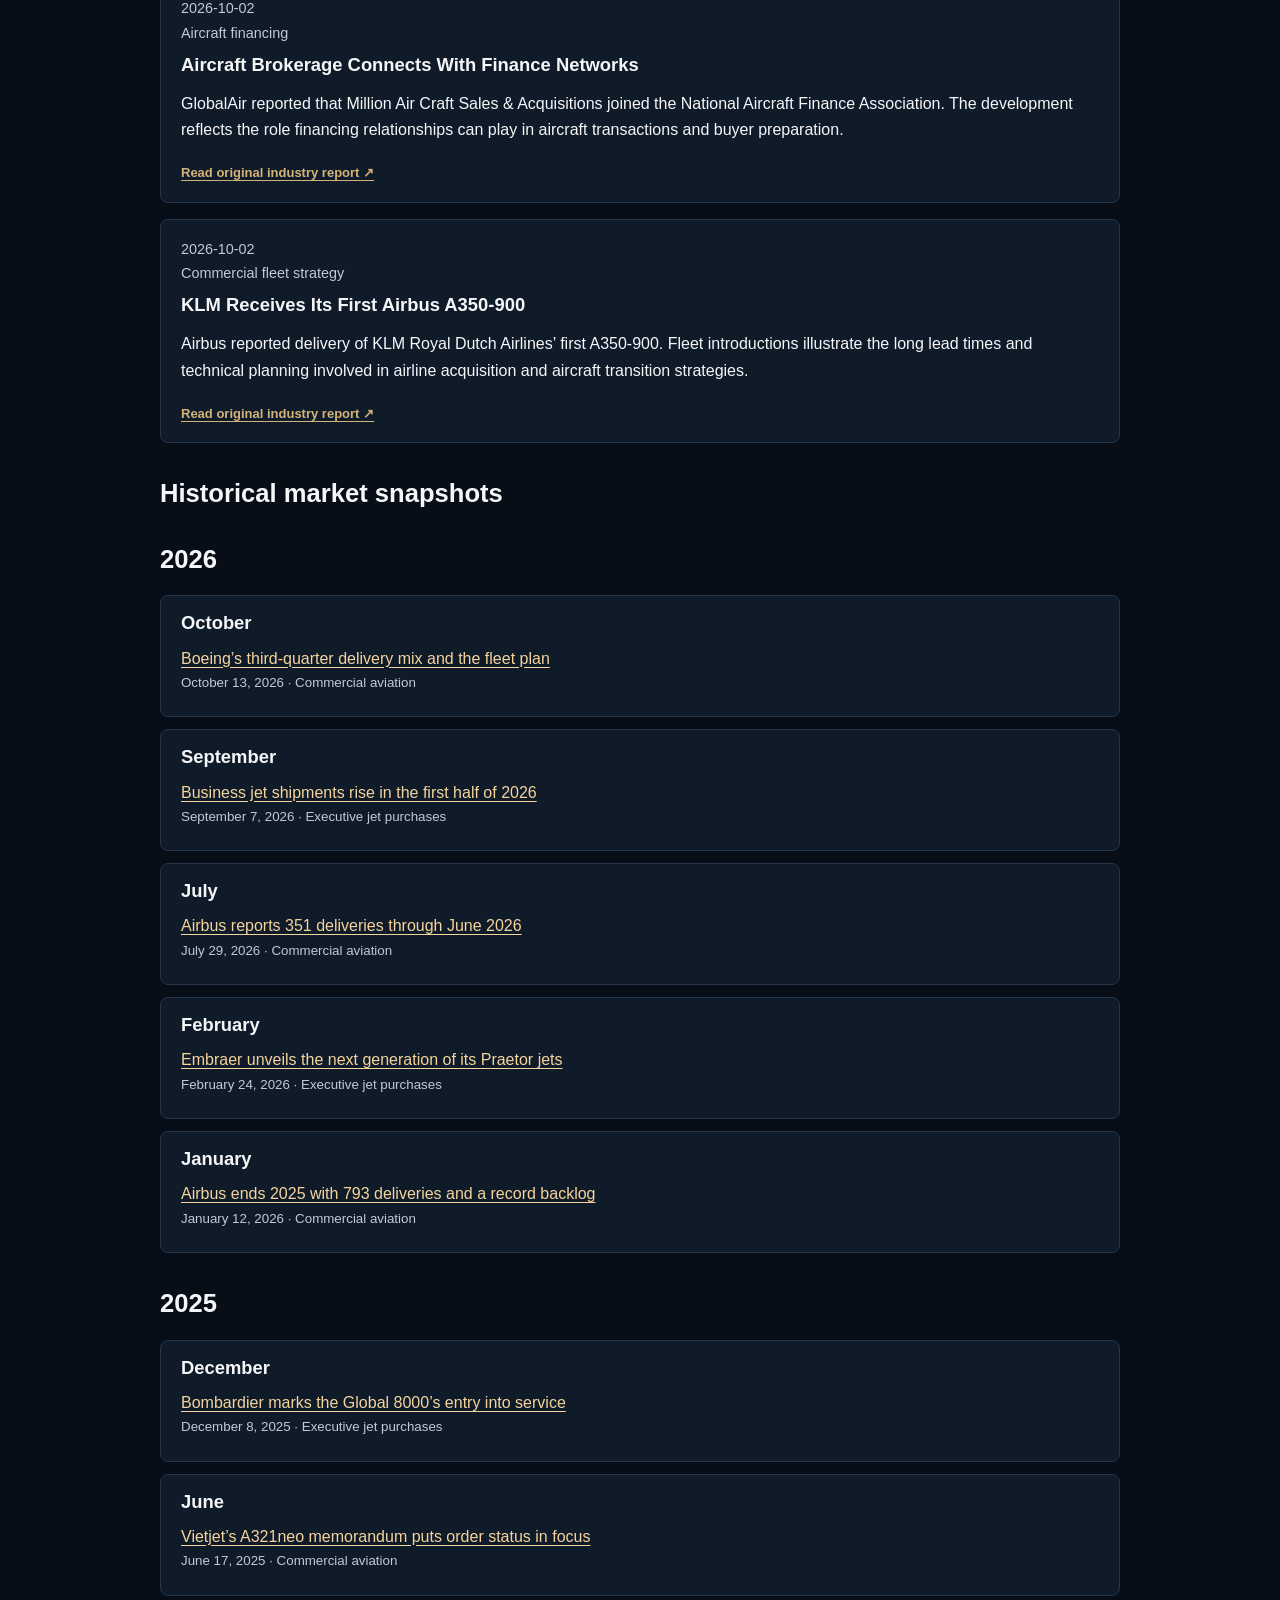
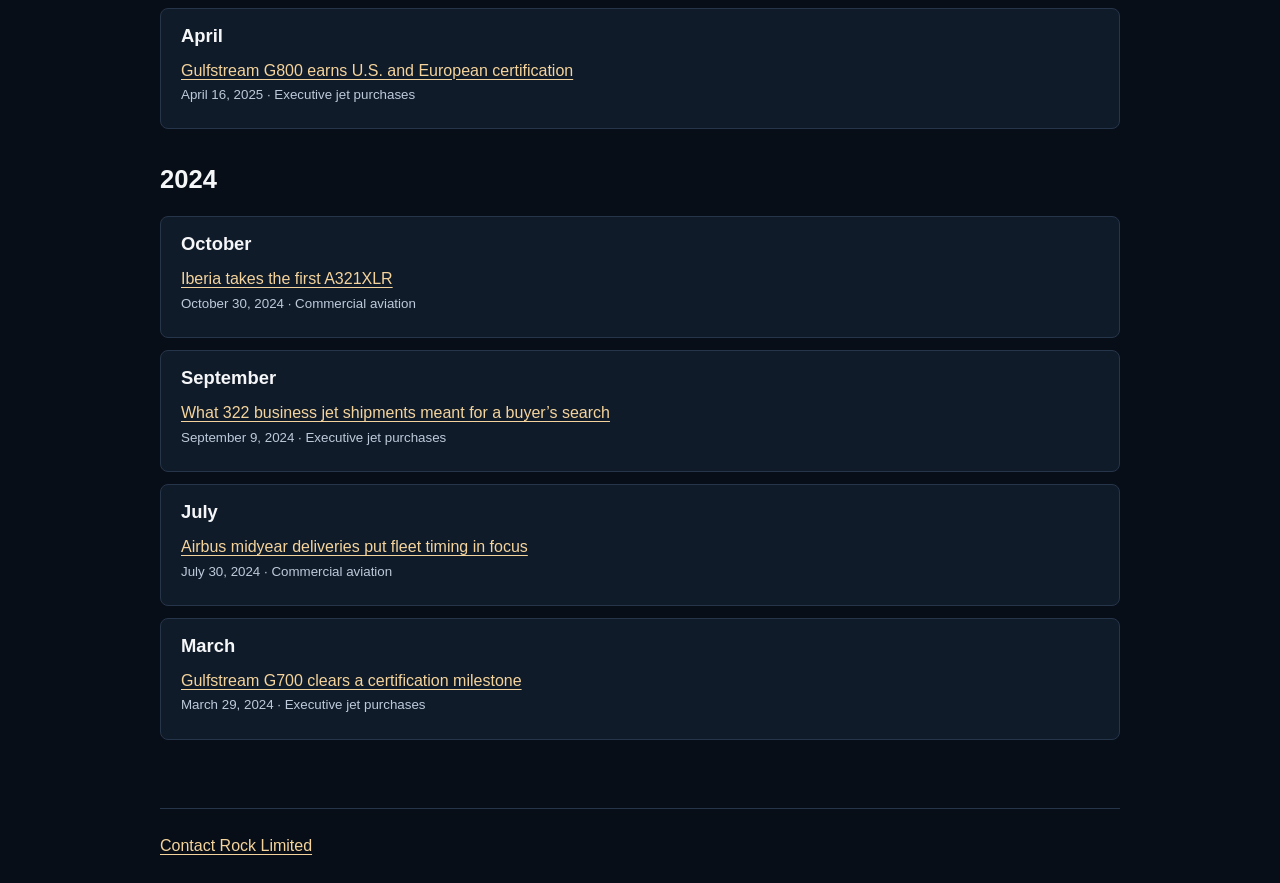
<file: archive.html>
<!doctype html>
<html lang="en">
<head>
<meta charset="utf-8">
<meta name="viewport" content="width=device-width, initial-scale=1">
<title>Blog Archive | Rock Limited</title>
<meta name="description" content="Read the full Rock Limited aviation journal, including executive jet buying guides, commercial aircraft insights, and historical market snapshots.">
<link rel="canonical" href="https://rocklimitedai.com/blog/archive.html">
<link rel="stylesheet" href="archive.css">
</head>
<body>
<header class="site-header"><div class="wrap">
<a href="../index.html" aria-label="Rock Limited home"><img src="../assets/rock-image-09559684b4c4.png" alt="Rock Limited Aviation Acquisition Specialist"></a>
<nav aria-label="Journal navigation"><a href="../index.html#insights">Latest posts</a><a href="archive.html">Blog archive</a></nav>
</div></header>
<main class="wrap"><div class="eyebrow">Rock Limited journal</div><h1>Blog archive</h1><p class="intro">Browse selected market snapshots and aircraft buying insights by year and month. Each snapshot uses information available on its stated historical date.</p>
<section aria-labelledby="journal-posts"><h2 id="journal-posts">Journal posts</h2>
<article class="blogcard" id="featured-market-report">
<time datetime="2026-11-07">November 7, 2026</time>
<div class="smallcaps">Executive jet purchases</div>
<h3 style="font-size:clamp(23px,3vw,34px);line-height:1.2;margin:15px 0;color:#fff">What Will Your Executive Jet Cost in the First Year?</h3>
<p style="font-size:16px;line-height:1.75;color:#e5edf7">Build a 12-month budget for each finalist before making an offer. Use your expected flight hours and home airport, then ask the team that would operate the aircraft to estimate crew, training, hangar, insurance, fuel and maintenance costs using those same assumptions.</p>
<p style="font-size:16px;line-height:1.75;color:#e5edf7">Separate recurring costs from work you expect to pay for soon after delivery, such as an upcoming inspection or cabin repairs. Confirm what any advertised maintenance program covers and ask about transfer requirements and charges.</p>
<p style="font-size:16px;line-height:1.75;color:#e5edf7">Compare the finalists with a base budget and a higher-cost scenario that includes an unscheduled maintenance event. That gives you a clearer view of how much cash to set aside after closing and whether each aircraft fits your first-year budget.</p>
</article>
<article class="blogcard" id="acquisition-2026-11-06">
<time datetime="2026-11-06">November 6, 2026</time>
<div class="smallcaps">Commercial aircraft purchases</div>
<h3>Compare the Engines Behind the Airframe Price</h3>
<p>Ask for a separate records package for each installed engine. Match the serial numbers against the offer and have your technical team review shop visit history, current condition and the remaining life recorded for limited-life parts.</p>
<p>Use that review to build a base case and an early-shop-visit case for each candidate. Ask the team to estimate how long the aircraft or engine could be out of service and how the operation would cover that gap. Compare the aircraft offers using the same assumptions about future flying.</p>
</article>
<article class="blogcard" id="acquisition-2026-11-05">
<time datetime="2026-11-05">November 5, 2026</time>
<div class="smallcaps">Executive jet purchases</div>
<h3>Set the Scope of a Pre-Purchase Inspection Early</h3>
<p>Ask a maintenance facility familiar with the model to review the aircraft’s records and propose an inspection scope before you commit to a delivery date. Give the shop time to look for gaps in the logs and identify prior repairs or upcoming maintenance that merit a closer look.</p>
<p>Set a written process for what happens when the shop finds a discrepancy. Identify who reviews the findings, how the parties will decide what gets addressed before delivery, and when the buyer can make a decision. A clear process gives both sides a way to handle surprises without improvising under deadline.</p>
</article>
<article class="blogcard" id="acquisition-2026-11-04">
<time datetime="2026-11-04">November 4, 2026</time>
<div class="smallcaps">Commercial aircraft purchases</div>
<h3>How Well Does a Used Aircraft Fit Your Fleet?</h3>
<p>Compare a prospective aircraft with the fleet it would join. Have engineering, flight operations and cabin teams review the engine variant, cockpit equipment, seat layout and galley configuration against your operating needs.</p>
<p>Build a delivery-to-service plan before comparing offers. List the cabin work, spares and training you expect to need, who would arrange each item and when the aircraft could start flying the schedule. That gives your team a common basis for comparing aircraft with different configurations and delivery dates.</p>
</article>
<article class="blogcard" id="acquisition-2026-11-03">
<time datetime="2026-11-03">November 3, 2026</time>
<div class="smallcaps">Executive jet purchases</div>
<h3>Choose a Jet for the Trips You Actually Fly</h3>
<p>Start your aircraft search with a list of the trips you took in the past year. Record the airports, passenger count, baggage and how often you flew each route. Then identify the handful of trips that would put the most pressure on the aircraft you buy.</p>
<p>Ask each candidate’s flight operations team to work through the same scenarios, including a full cabin, a hot-weather departure and a winter trip with baggage. Seeing the assumptions side by side helps you decide which capabilities are worth paying for and where an occasional fuel stop is acceptable.</p>
</article>
<article class="blogcard" id="market-update-2026-11-02"><time datetime="2026-11-02">November 2, 2026</time><div class="smallcaps" style="color:#f4d49c;font-weight:700;letter-spacing:.12em">Commercial aviation &amp; leasing</div>
<h3 style="font-size:clamp(23px,3vw,34px);line-height:1.2;margin:15px 0;color:#fff">Aircraft Availability and Leasing: What Buyers Should Watch Heading Into 2027</h3>
<p style="font-size:16px;line-height:1.75;color:#e5edf7">Airlines and aircraft investors are entering the final months of 2026 with a familiar challenge: securing the right aircraft at the right time. Airbus reported 547 commercial aircraft deliveries in the first nine months of 2026, up from 507 a year earlier, but its order backlog stood at 9,310 aircraft at the end of September.</p><p style="font-size:16px;line-height:1.75;color:#e5edf7">The leasing market also remains active. In October, aircraft lessor Avolon announced agreements to order 250 Boeing and Airbus aircraft, subject to shareholder approval, reflecting continued demand for modern, fuel-efficient fleets. Meanwhile, industry discussions at ISTAT EMEA suggest some narrowbody supply conditions may gradually normalize, even as widebody availability and engine constraints remain important concerns.</p><p style="font-size:16px;line-height:1.75;color:#e5edf7">For aircraft buyers, availability is only one consideration. Delivery timing, maintenance status, engine support, lease terms, and the aircraft’s suitability for the intended operation can materially affect a transaction. For sellers and leasing partners, well-organized technical records and a clear understanding of buyer requirements can help facilitate productive discussions.</p><p style="font-size:16px;line-height:1.75;color:#e5edf7">Rock Limited’s perspective: as airlines and operators plan for 2027, disciplined aircraft sourcing and early engagement with qualified counterparties remain valuable. Market conditions vary by aircraft type, age, configuration, and jurisdiction; no particular price or delivery outcome is guaranteed.</p><p style="font-size:14px;color:#b8c7d8">Sources: Airbus nine-month 2026 results (October 28); Reuters on Avolon orders (October 9); ISTAT market analysis (October 5).</p><a href="https://www.airbus.com/en/newsroom/press-releases/2026-10-airbus-reports-nine-month-9m-2026-results" rel="noopener noreferrer" style="display:inline-block;margin:8px 15px 0 0;color:#f4d49c;text-decoration:underline;font-size:14px" target="_blank">Airbus: Nine-Month 2026 Results ↗</a><a href="https://www.reuters.com/business/aerospace-defense/lessor-avolon-orders-250-boeing-airbus-jets-with-option-100-more-2026-10-09/" rel="noopener noreferrer" style="display:inline-block;margin:8px 15px 0 0;color:#f4d49c;text-decoration:underline;font-size:14px" target="_blank">Reuters: Avolon Aircraft Orders ↗</a><a href="https://www.istat.org/ISTAT-Online/ISTAT-Online/Finance-Trading-Investing/ArtMID/1206/ArticleID/1762/What-Happens-When-Aircraft-Supply-Starts-to-Catch-Up" rel="noopener noreferrer" style="display:inline-block;margin:8px 15px 0 0;color:#f4d49c;text-decoration:underline;font-size:14px" target="_blank">ISTAT: Aircraft Supply Outlook ↗</a></article>
<article class="blogcard"><time datetime="2026-10-16">2026-10-16</time><div class="smallcaps">Commercial aviation</div><h3>Airbus A320neo Demand: Aviation Capital Group Orders 75 Aircraft</h3><p>Aviation Capital Group’s firm order for 75 A320neo-family aircraft illustrates continuing demand for efficient single-aisle capacity. For buyers and lessors, delivery schedules, aircraft configuration and lease economics remain central considerations.</p><a href="https://www.airbus.com/en/products-services/commercial-aircraft/orders-and-deliveries" rel="noopener noreferrer" style="color:#d3b27a;font-size:13px;font-weight:700" target="_blank">Read original industry report ↗</a></article>
<article class="blogcard"><time datetime="2026-10-13">2026-10-13</time><div class="smallcaps">Aircraft deliveries</div><h3>Boeing Reports Third-Quarter Aircraft Deliveries</h3><p>Boeing published its third-quarter 2026 delivery figures, a useful indicator for the commercial aircraft market. Actual deliveries can affect airline capacity plans, lessor portfolios and the availability of aircraft in secondary markets.</p><a href="https://boeing.mediaroom.com/news-releases-statements?category=786&amp;l=50&amp;year=2026" rel="noopener noreferrer" style="color:#d3b27a;font-size:13px;font-weight:700" target="_blank">Read original industry report ↗</a></article>
<article class="blogcard"><time datetime="2026-10-12">2026-10-12</time><div class="smallcaps">Aircraft brokerage</div><h3>Global Aircraft Broker Standards Are Evolving</h3><p>The International Aircraft Dealers Association announced changes to its Certified Aircraft Broker program, including expanded international transaction coverage. For aircraft counterparties, credentials and independent diligence can help support informed decisions.</p><a href="https://iada.aero/press-releases" rel="noopener noreferrer" style="color:#d3b27a;font-size:13px;font-weight:700" target="_blank">Read original industry report ↗</a></article>
<article class="blogcard"><time datetime="2026-10-09">2026-10-09</time><div class="smallcaps">Aircraft leasing</div><h3>Avolon Commits to a Major New Boeing and Airbus Fleet Order</h3><p>Avolon announced orders covering 250 Boeing and Airbus aircraft, alongside options for additional Airbus jets. The scale of the transaction highlights the importance of leasing companies in financing fleet growth and placing aircraft with operators.</p><a href="https://www.reuters.com/business/aerospace-defense/lessor-avolon-orders-250-boeing-airbus-jets-with-option-100-more-2026-10-09/" rel="noopener noreferrer" style="color:#d3b27a;font-size:13px;font-weight:700" target="_blank">Read original industry report ↗</a></article>
<article class="blogcard"><time datetime="2026-10-08">2026-10-08</time><div class="smallcaps">Executive aviation</div><h3>HondaJet Echelon Timeline Shifts Toward 2031</h3><p>Reporting on the HondaJet Echelon program described a revised timetable targeting certification and first deliveries in 2031. Program timing matters to operators comparing new aircraft purchases with available preowned options.</p><a href="https://www.globalair.com/articles/business-aviation-news" rel="noopener noreferrer" style="color:#d3b27a;font-size:13px;font-weight:700" target="_blank">Read original industry report ↗</a></article>
<article class="blogcard"><time datetime="2026-10-07">2026-10-07</time><div class="smallcaps">Commercial aircraft sales</div><h3>Biman Bangladesh Adds A350 and A321neo Aircraft to Its Fleet Plans</h3><p>Airbus reported a firm order from Biman Bangladesh Airlines for A350-900 and A321neo aircraft. The combination reflects how airlines evaluate widebody and single-aisle fleets for different network requirements.</p><a href="https://www.airbus.com/en/products-services/commercial-aircraft/orders-and-deliveries" rel="noopener noreferrer" style="color:#d3b27a;font-size:13px;font-weight:700" target="_blank">Read original industry report ↗</a></article>
<article class="blogcard"><time datetime="2026-10-07">2026-10-07</time><div class="smallcaps">Business jet market</div><h3>Large-Cabin Business Jet Sales Show Mixed Signals</h3><p>GlobalAir’s October BrokerBeat coverage noted differences in sales momentum across business jet categories, including a cooler large-cabin segment during the summer. Model-specific inventory and transaction timing can matter more than broad market averages.</p><a href="https://www.globalair.com/articles/business-aviation-news" rel="noopener noreferrer" style="color:#d3b27a;font-size:13px;font-weight:700" target="_blank">Read original industry report ↗</a></article>
<article class="blogcard"><time datetime="2026-10-06">2026-10-06</time><div class="smallcaps">Executive aircraft sales</div><h3>Preowned Business Jet Demand Meets Limited Supply</h3><p>Industry reporting on the International Aircraft Dealers Association forecast described resilient demand and constrained inventories, especially for attractive late-model jets. Buyers may need to weigh aircraft condition, timing and price expectations carefully.</p><a href="https://aviationweek.com/business-aviation/airports-fbos-suppliers/used-bizjet-market-soars-deals-20-amid-tight-inventory" rel="noopener noreferrer" style="color:#d3b27a;font-size:13px;font-weight:700" target="_blank">Read original industry report ↗</a></article>
<article class="blogcard"><time datetime="2026-10-02">2026-10-02</time><div class="smallcaps">Aircraft financing</div><h3>Aircraft Brokerage Connects With Finance Networks</h3><p>GlobalAir reported that Million Air Craft Sales &amp; Acquisitions joined the National Aircraft Finance Association. The development reflects the role financing relationships can play in aircraft transactions and buyer preparation.</p><a href="https://www.globalair.com/articles/business-aviation-news" rel="noopener noreferrer" style="color:#d3b27a;font-size:13px;font-weight:700" target="_blank">Read original industry report ↗</a></article>
<article class="blogcard"><time datetime="2026-10-02">2026-10-02</time><div class="smallcaps">Commercial fleet strategy</div><h3>KLM Receives Its First Airbus A350-900</h3><p>Airbus reported delivery of KLM Royal Dutch Airlines’ first A350-900. Fleet introductions illustrate the long lead times and technical planning involved in airline acquisition and aircraft transition strategies.</p><a href="https://www.airbus.com/en/products-services/commercial-aircraft/orders-and-deliveries" rel="noopener noreferrer" style="color:#d3b27a;font-size:13px;font-weight:700" target="_blank">Read original industry report ↗</a></article>
</section>
<h2>Historical market snapshots</h2>
<section aria-labelledby="year-2026"><h2 id="year-2026">2026</h2>
<div class="month"><h3>October</h3><ul>
<li><a href="2026-10-13-boeing-third-quarter-deliveries.html">Boeing’s third-quarter delivery mix and the fleet plan</a><small><time datetime="2026-10-13">October 13, 2026</time> · Commercial aviation</small></li>
</ul></div>
<div class="month"><h3>September</h3><ul>
<li><a href="2026-09-07-business-jet-shipments-2026-midyear.html">Business jet shipments rise in the first half of 2026</a><small><time datetime="2026-09-07">September 7, 2026</time> · Executive jet purchases</small></li>
</ul></div>
<div class="month"><h3>July</h3><ul>
<li><a href="2026-07-29-airbus-first-half-2026.html">Airbus reports 351 deliveries through June 2026</a><small><time datetime="2026-07-29">July 29, 2026</time> · Commercial aviation</small></li>
</ul></div>
<div class="month"><h3>February</h3><ul>
<li><a href="2026-02-24-praetor-e-series-unveiling.html">Embraer unveils the next generation of its Praetor jets</a><small><time datetime="2026-02-24">February 24, 2026</time> · Executive jet purchases</small></li>
</ul></div>
<div class="month"><h3>January</h3><ul>
<li><a href="2026-01-12-airbus-2025-delivery-totals.html">Airbus ends 2025 with 793 deliveries and a record backlog</a><small><time datetime="2026-01-12">January 12, 2026</time> · Commercial aviation</small></li>
</ul></div>
</section>
<section aria-labelledby="year-2025"><h2 id="year-2025">2025</h2>
<div class="month"><h3>December</h3><ul>
<li><a href="2025-12-08-global-8000-entry-into-service.html">Bombardier marks the Global 8000’s entry into service</a><small><time datetime="2025-12-08">December 8, 2025</time> · Executive jet purchases</small></li>
</ul></div>
<div class="month"><h3>June</h3><ul>
<li><a href="2025-06-17-vietjet-paris-airshow-mou.html">Vietjet’s A321neo memorandum puts order status in focus</a><small><time datetime="2025-06-17">June 17, 2025</time> · Commercial aviation</small></li>
</ul></div>
<div class="month"><h3>April</h3><ul>
<li><a href="2025-04-16-g800-certification.html">Gulfstream G800 earns U.S. and European certification</a><small><time datetime="2025-04-16">April 16, 2025</time> · Executive jet purchases</small></li>
</ul></div>
</section>
<section aria-labelledby="year-2024"><h2 id="year-2024">2024</h2>
<div class="month"><h3>October</h3><ul>
<li><a href="2024-10-30-iberia-first-a321xlr.html">Iberia takes the first A321XLR</a><small><time datetime="2024-10-30">October 30, 2024</time> · Commercial aviation</small></li>
</ul></div>
<div class="month"><h3>September</h3><ul>
<li><a href="2024-09-09-business-jet-shipments-midyear.html">What 322 business jet shipments meant for a buyer’s search</a><small><time datetime="2024-09-09">September 9, 2024</time> · Executive jet purchases</small></li>
</ul></div>
<div class="month"><h3>July</h3><ul>
<li><a href="2024-07-30-airbus-midyear-deliveries.html">Airbus midyear deliveries put fleet timing in focus</a><small><time datetime="2024-07-30">July 30, 2024</time> · Commercial aviation</small></li>
</ul></div>
<div class="month"><h3>March</h3><ul>
<li><a href="2024-03-29-g700-certification.html">Gulfstream G700 clears a certification milestone</a><small><time datetime="2024-03-29">March 29, 2024</time> · Executive jet purchases</small></li>
</ul></div>
</section></main>
<footer class="wrap"><a href="../index.html#contact">Contact Rock Limited</a></footer>
</body>
</html>
</file>
<file: archive.css>
:root{color-scheme:dark;--ink:#080e18;--panel:#101b2a;--line:#26354a;--gold:#f4d49c}
*{box-sizing:border-box}
body{margin:0;background:var(--ink);color:#f5f6f8;font:1rem/1.65 Arial,Helvetica,sans-serif}
.wrap{width:min(100% - 2.5rem,60rem);margin-inline:auto}
.site-header{background:#050910;border-bottom:1px solid var(--line)}
.site-header .wrap{display:flex;align-items:center;justify-content:space-between;flex-wrap:wrap;gap:1rem;padding-block:1rem}
.site-header img{display:block;width:min(250px,65vw);height:auto}
nav{display:flex;flex-wrap:wrap;gap:1.25rem}
main{padding-block:2.75rem 3.5rem}
footer{padding-block:1.5rem;border-top:1px solid var(--line)}
h1,h2,h3{line-height:1.15}
h1{font-size:clamp(2rem,5vw,3.5rem);margin:.25em 0 .55em}
h2{font-size:1.6rem;margin-top:2.25rem}
h3{font-size:1.15rem;margin:0 0 .75rem}
a{color:var(--gold);text-underline-offset:.2em;overflow-wrap:anywhere}
a:focus-visible{outline:2px solid white;outline-offset:4px}
.eyebrow{color:var(--gold);font-size:.8rem;letter-spacing:.13em;text-transform:uppercase;font-weight:bold}
.intro,.meta{color:#bdcad9}
.month{padding:1rem 1.25rem;margin-bottom:.75rem;border:1px solid var(--line);border-radius:.5rem;background:var(--panel)}
.month ul{list-style:none;padding:0;margin:0}
.month li{margin-block:.4rem}
.month small{display:block;color:#bdcad9}
article{max-width:72ch}
article p{margin-block:1rem}

.blogcard{max-width:none;margin:0 0 1rem;padding:1rem 1.25rem;border:1px solid var(--line);border-radius:.5rem;background:var(--panel)}
.blogcard time,.blogcard .smallcaps{color:#bdcad9;font-size:.9rem}
.blogcard h3{margin-top:.5rem}
</file>
